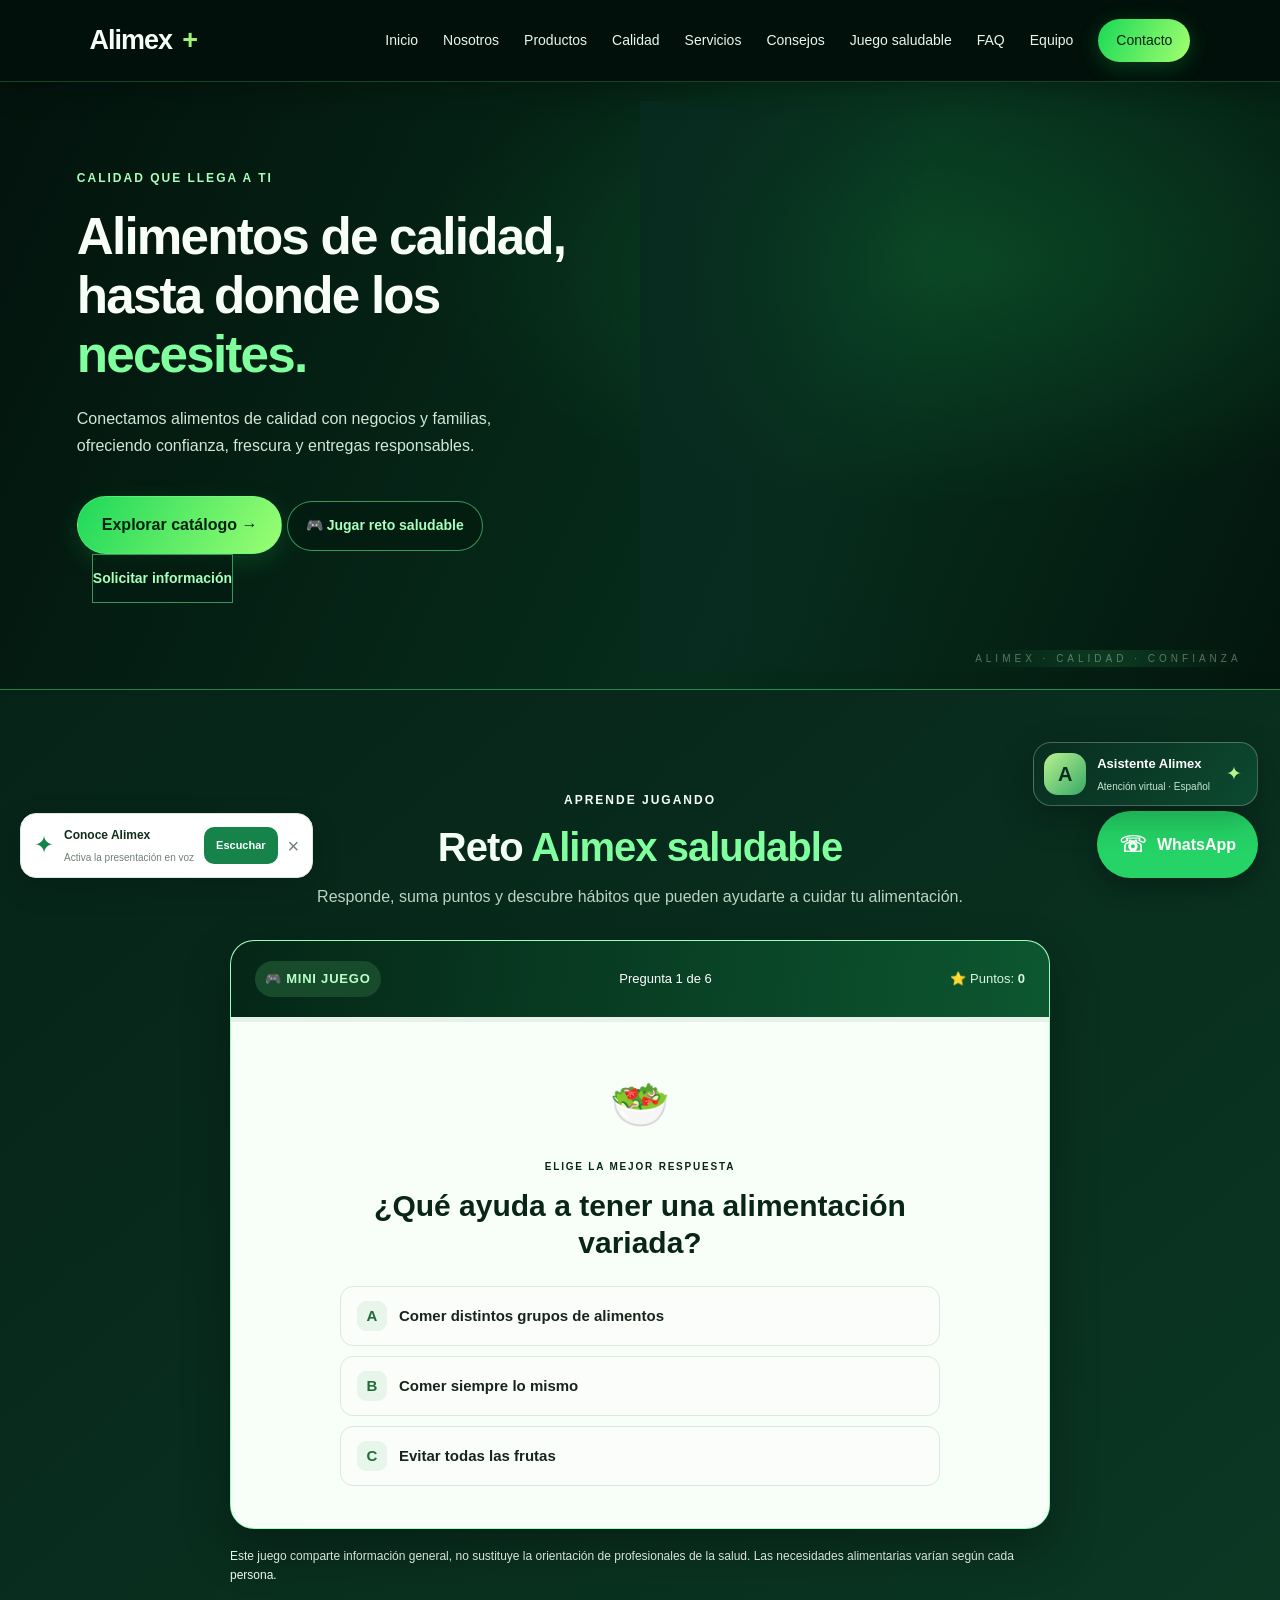
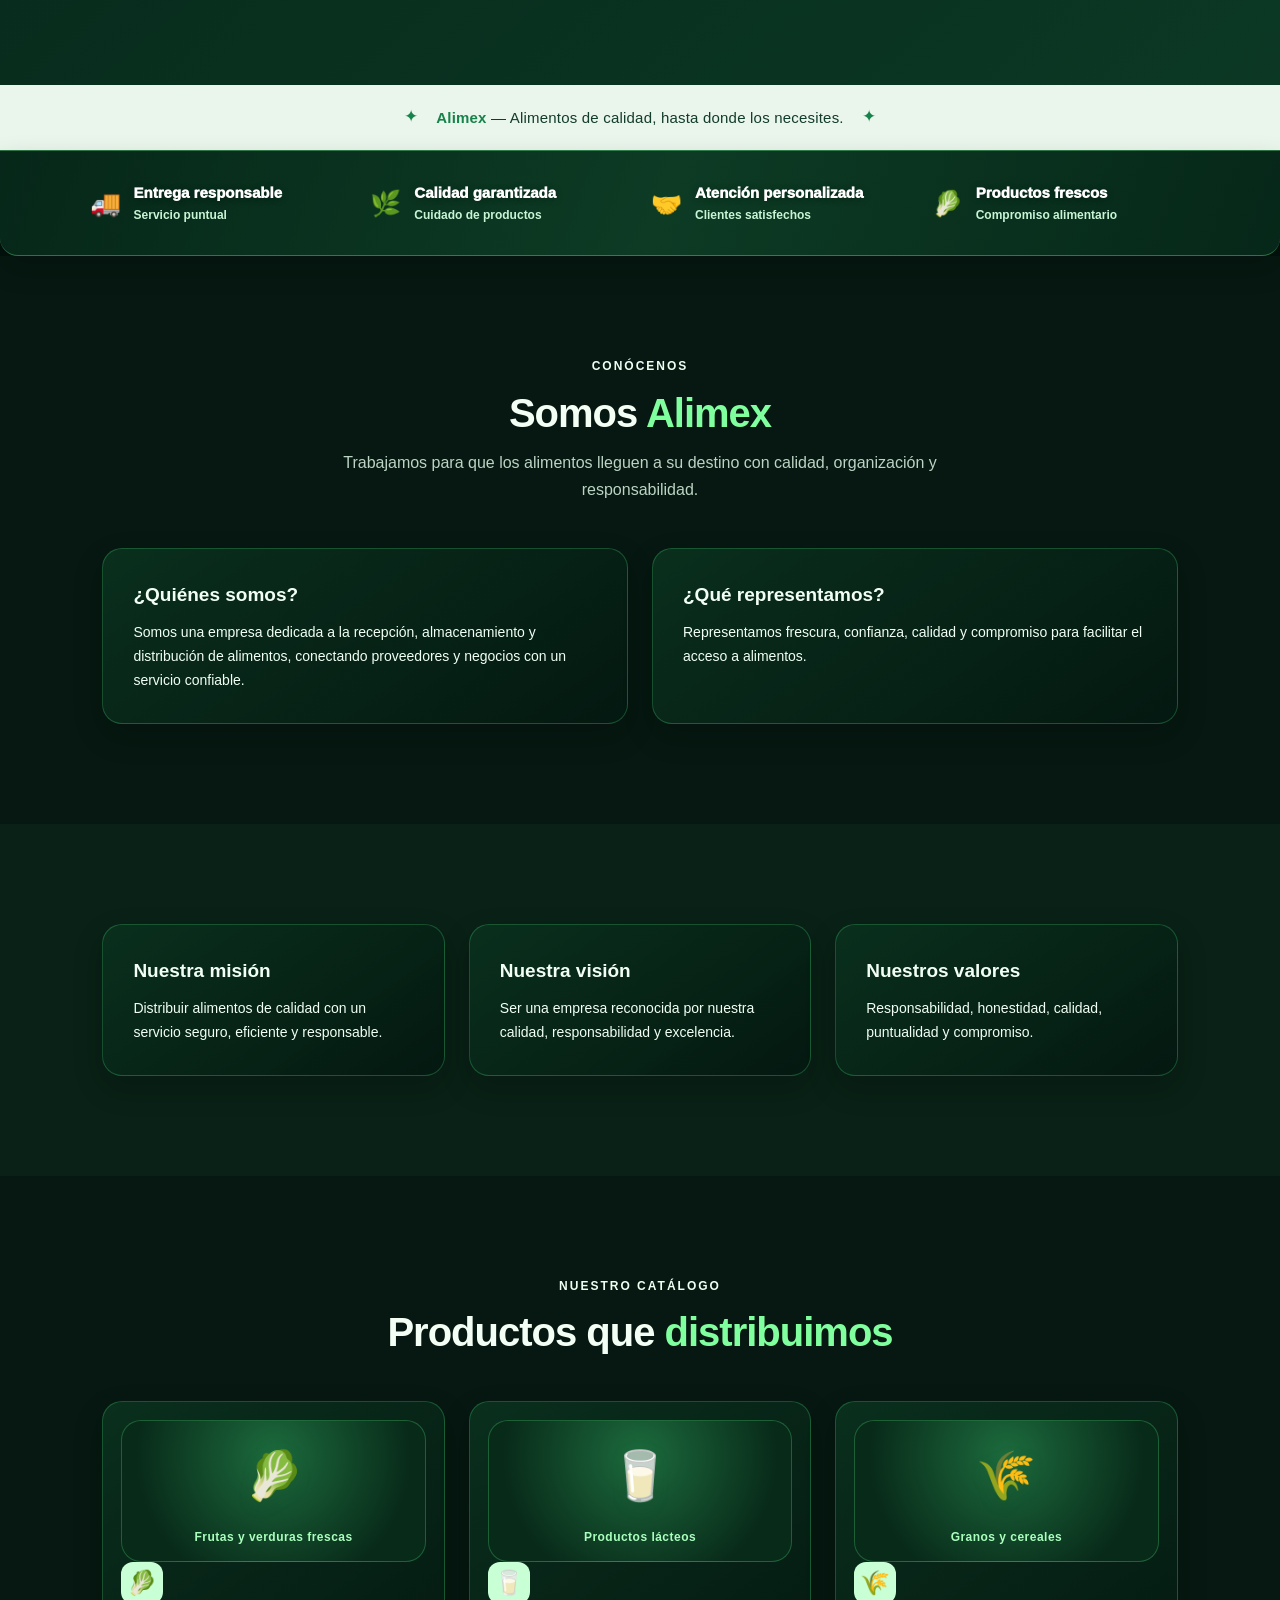
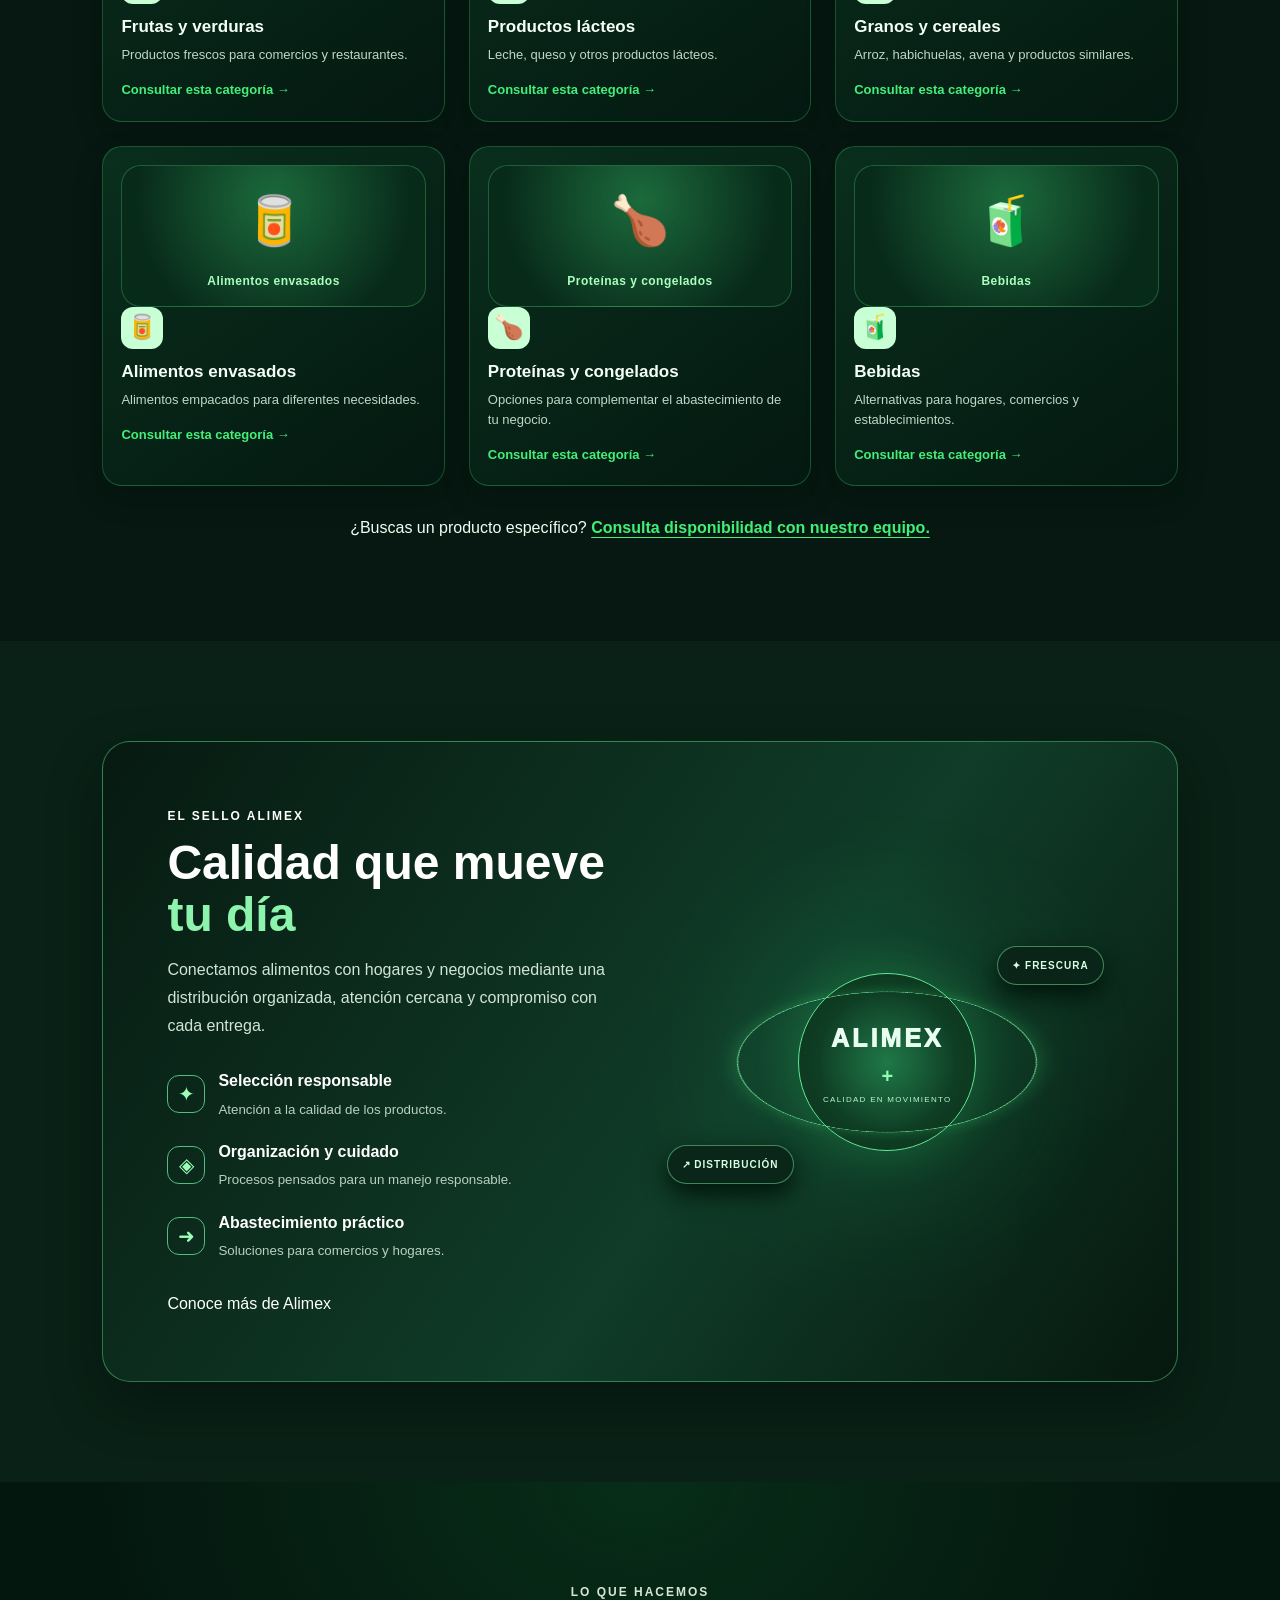
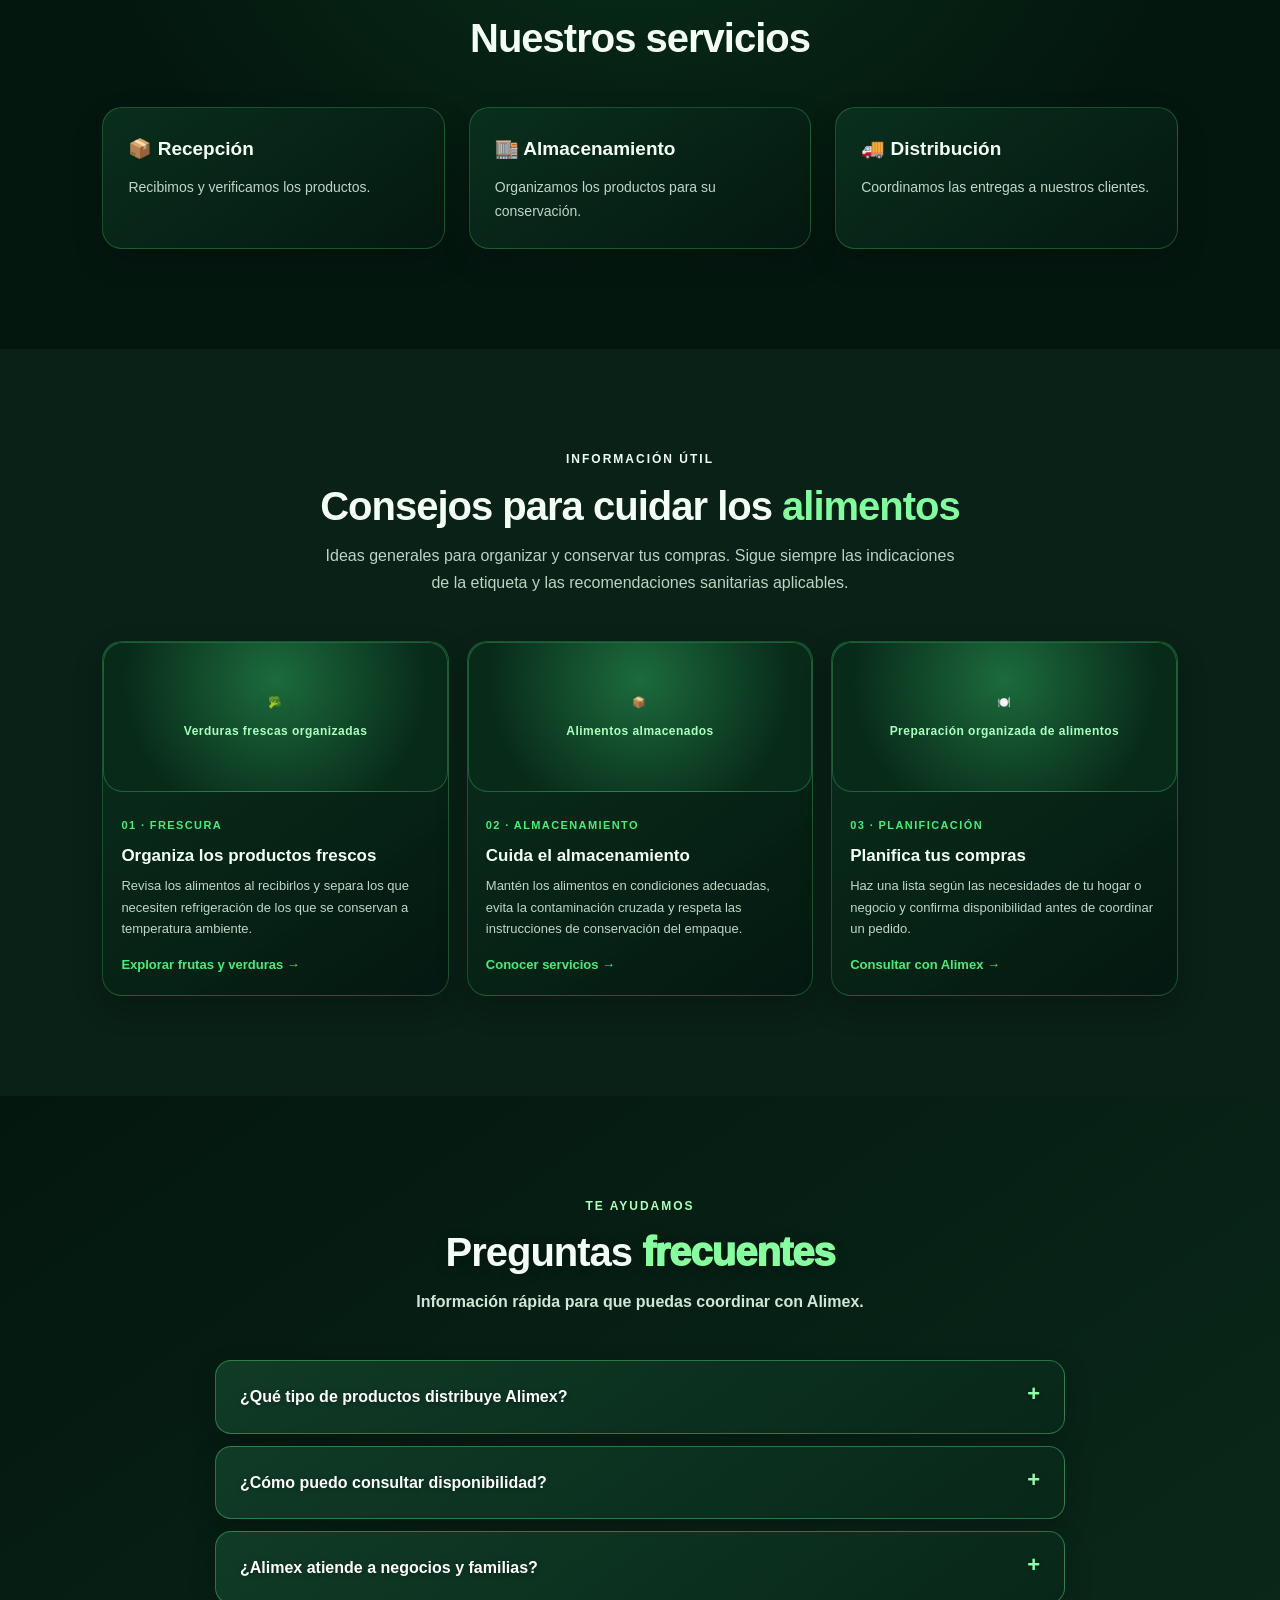
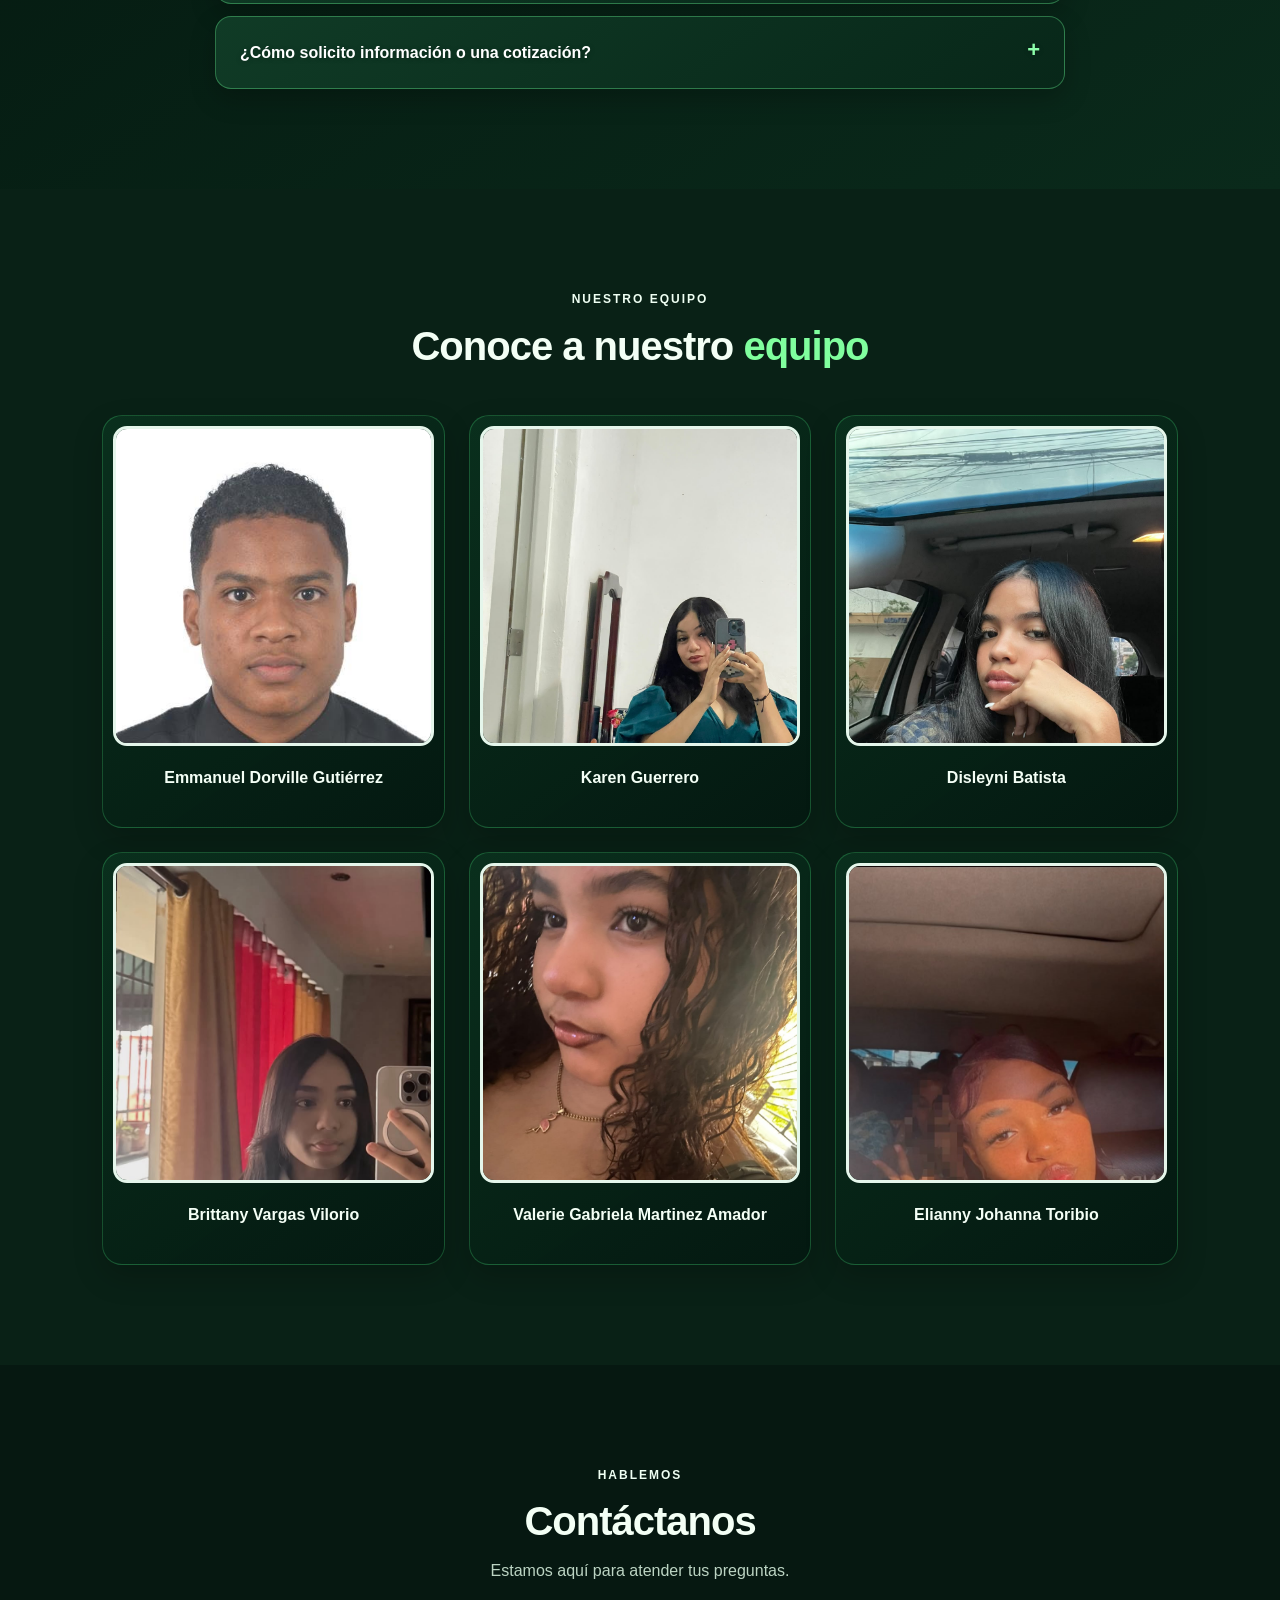
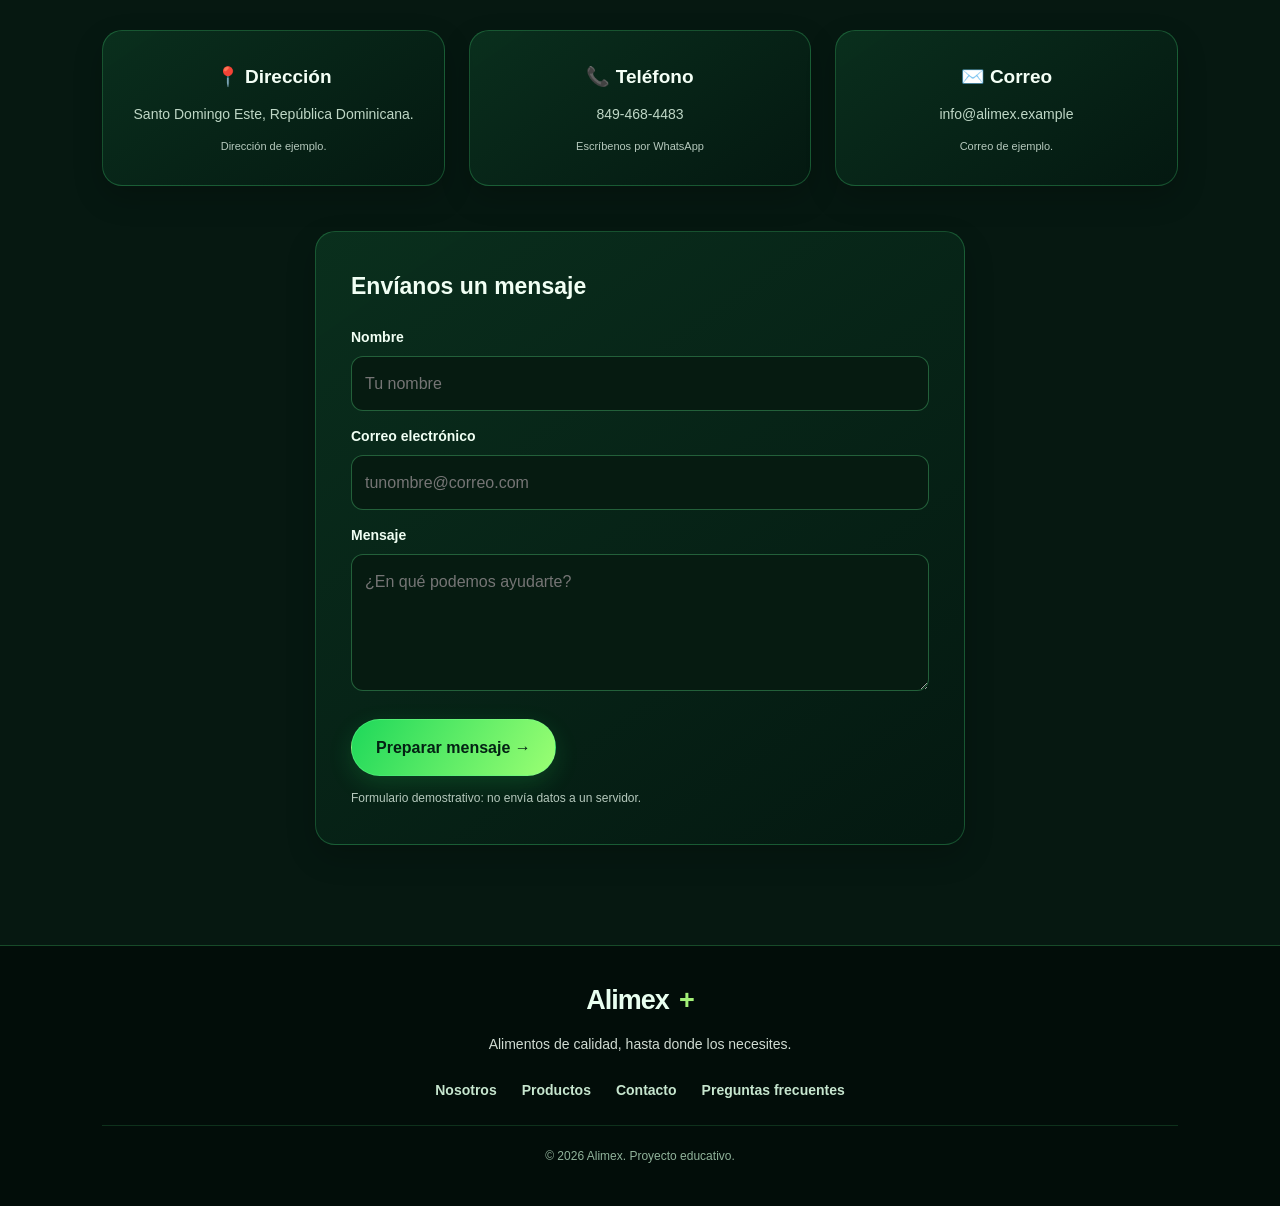
<file: index.html>
<!DOCTYPE html>
<html lang="es">
<head>
    <meta charset="UTF-8">
    <meta name="viewport" content="width=device-width, initial-scale=1.0">
    <meta name="description" content="Alimex: distribución responsable de alimentos, calidad y atención personalizada en República Dominicana.">
    <title>Alimex | Distribución de Alimentos</title>
    <link rel="stylesheet" href="styles.css?v=20261021fix5">
    <style>
        .team-grid { grid-template-columns: repeat(3, minmax(0, 1fr)) !important; }
        @media (max-width: 700px) { .team-grid { grid-template-columns: 1fr !important; } }
    </style>
    <script src="script.js?v=20261021fix5" defer></script>
</head>
<body>
    <div class="alimex-intro" id="alimex-intro" aria-label="Bienvenido a Alimex"><div class="intro-portal"><div class="intro-ring"></div><div class="intro-core">A<span>+</span></div></div><div class="intro-wordmark">ALIMEX</div><p>CALIDAD QUE LLEGA A TI</p></div>
<script>(function(){var el=document.getElementById("alimex-intro");if(!el)return;function go(){el.classList.add("intro-hidden");el.style.setProperty("display","none","important");}window.setTimeout(go,1000);el.addEventListener("click",go);})();</script>
<script>/* Cierre independiente para evitar que la bienvenida bloquee la página */(function(){var intro=document.querySelector(".alimex-intro");if(!intro)return;function dismiss(){intro.style.setProperty("display","none","important");intro.style.setProperty("visibility","hidden","important");intro.style.setProperty("pointer-events","none","important");}window.setTimeout(dismiss,2200);intro.addEventListener("click",dismiss);})();</script>
    <header class="header">
        <a href="#inicio" class="logo">Alimex<span>+</span></a>
        <button class="menu-toggle" id="menu-toggle">☰</button>
        <nav class="nav" id="nav">
            <a href="#inicio">Inicio</a>
            <a href="#nosotros">Nosotros</a>
            <a href="#productos">Productos</a>
            <a href="#calidad">Calidad</a>
            <a href="#servicios">Servicios</a>
            <a href="#consejos">Consejos</a>
            <a href="#juego-alimentos">Juego saludable</a>
            <a href="#preguntas">FAQ</a>
            <a href="#equipo">Equipo</a>
            <a href="#contacto">Contacto</a>
        </nav>
    </header>
    <main>
        <section class="hero" id="inicio">
            <div class="hero-content">
                <p class="eyebrow">CALIDAD QUE LLEGA A TI</p>
                <h1>Alimentos de calidad,<br>hasta donde los <span>necesites.</span></h1>
                <p>Conectamos alimentos de calidad con negocios y familias, ofreciendo confianza, frescura y entregas responsables.</p>
                <a href="#productos" class="button">Explorar catálogo →</a>
                <a href="#juego-alimentos" class="hero-secondary game-hero-link">🎮 Jugar reto saludable</a>
                <a href="#contacto" class="hero-secondary">Solicitar información</a>
            </div>
            <div class="hero-image" role="img" aria-label="Alimentos frescos"></div>
        </section>
<section class="section food-game-section" id="juego-alimentos">
  <div class="section-heading"><p class="eyebrow">APRENDE JUGANDO</p><h2>Reto <span>Alimex saludable</span></h2><p>Responde, suma puntos y descubre hábitos que pueden ayudarte a cuidar tu alimentación.</p></div>
  <div class="food-game">
    <div class="game-topline"><span class="game-chip">🎮 MINI JUEGO</span><span id="game-progress">Pregunta 1 de 6</span><span class="game-score">⭐ Puntos: <b id="game-score">0</b></span></div>
    <div class="game-progress-track"><div id="game-progress-bar"></div></div>
    <div class="game-question-area"><div class="game-emoji" id="game-emoji">🥗</div><p class="game-kicker" id="game-kicker">ELIGE LA MEJOR RESPUESTA</p><h3 id="game-question">¿Qué opción ayuda a tener una alimentación variada?</h3><div class="game-answers" id="game-answers">
      <button type="button" class="game-answer" data-answer="0">Comer distintos grupos de alimentos</button><button type="button" class="game-answer" data-answer="1">Comer solo un tipo de alimento</button><button type="button" class="game-answer" data-answer="2">Evitar todas las frutas</button>
    </div><div class="game-feedback" id="game-feedback" aria-live="polite"></div><button type="button" class="btn btn-primary game-next" id="game-next" hidden>Siguiente pregunta →</button></div>
    <div class="game-finish" id="game-finish" hidden><div class="finish-trophy">🏆</div><h3>¡Reto completado!</h3><p id="game-result"></p><button type="button" class="btn btn-primary" id="game-restart">Jugar otra vez ↻</button></div>
  </div><p class="game-note">Este juego comparte información general, no sustituye la orientación de profesionales de la salud. Las necesidades alimentarias varían según cada persona.</p>
</section>
        
        <section class="slogan-strip" aria-label="Eslogan de Alimex"><span class="slogan-mark">✦</span><p><strong>Alimex</strong> — Alimentos de calidad, hasta donde los necesites.</p><span class="slogan-mark">✦</span></section>
        <section class="benefits">
            <div>🚚 <span><strong>Entrega responsable</strong><small>Servicio puntual</small></span></div>
            <div>🌿 <span><strong>Calidad garantizada</strong><small>Cuidado de productos</small></span></div>
            <div>🤝 <span><strong>Atención personalizada</strong><small>Clientes satisfechos</small></span></div>
            <div>🥬 <span><strong>Productos frescos</strong><small>Compromiso alimentario</small></span></div>
        </section>
        <section class="section" id="nosotros">
            <div class="section-heading">
                <p class="eyebrow">CONÓCENOS</p>
                <h2>Somos <span>Alimex</span></h2>
                <p>Trabajamos para que los alimentos lleguen a su destino con calidad, organización y responsabilidad.</p>
            </div>
            <div class="about-grid">
                <article class="info-card"><h3>¿Quiénes somos?</h3><p>Somos una empresa dedicada a la recepción, almacenamiento y distribución de alimentos, conectando proveedores y negocios con un servicio confiable.</p></article>
                <article class="info-card"><h3>¿Qué representamos?</h3><p>Representamos frescura, confianza, calidad y compromiso para facilitar el acceso a alimentos.</p></article>
            </div>
        </section>
        <section class="section values-section">
            <div class="mission-grid">
                <article><h3>Nuestra misión</h3><p>Distribuir alimentos de calidad con un servicio seguro, eficiente y responsable.</p></article>
                <article><h3>Nuestra visión</h3><p>Ser una empresa reconocida por nuestra calidad, responsabilidad y excelencia.</p></article>
                <article><h3>Nuestros valores</h3><p>Responsabilidad, honestidad, calidad, puntualidad y compromiso.</p></article>
            </div>
        </section>
        <section class="section" id="productos">
            <div class="section-heading"><p class="eyebrow">NUESTRO CATÁLOGO</p><h2>Productos que <span>distribuimos</span></h2></div>
            <div class="products-grid">
                <article class="product-card" id="cat-frutas"><img class="product-photo" src="https://images.unsplash.com/photo-1542838132-92c53300491e?auto=format&fit=crop&w=600&q=80" alt="Frutas y verduras frescas" loading="lazy" onerror="if(!this.dataset.fallback){this.dataset.fallback='1';var p=document.createElement('div');p.className='image-fallback';p.setAttribute('role','img');p.setAttribute('aria-label','Frutas y verduras frescas');p.innerHTML='<span>🥬</span><small>Frutas y verduras frescas</small>';this.replaceWith(p)}"><div class="product-emoji">🥬</div><h3>Frutas y verduras</h3><p>Productos frescos para comercios y restaurantes.</p><a class="text-link" href="#contacto">Consultar esta categoría →</a></article>
                <article class="product-card" id="cat-lacteos"><img class="product-photo" src="https://images.unsplash.com/photo-1550583724-b2692b85b150?auto=format&fit=crop&w=600&q=80" alt="Productos lácteos" loading="lazy" onerror="if(!this.dataset.fallback){this.dataset.fallback='1';var p=document.createElement('div');p.className='image-fallback';p.setAttribute('role','img');p.setAttribute('aria-label','Productos lácteos');p.innerHTML='<span>🥛</span><small>Productos lácteos</small>';this.replaceWith(p)}"><div class="product-emoji">🥛</div><h3>Productos lácteos</h3><p>Leche, queso y otros productos lácteos.</p><a class="text-link" href="#contacto">Consultar esta categoría →</a></article>
                <article class="product-card" id="cat-granos"><img class="product-photo" src="https://images.unsplash.com/photo-1509440159596-0249088772ff?auto=format&fit=crop&w=600&q=80" alt="Granos y cereales" loading="lazy" onerror="if(!this.dataset.fallback){this.dataset.fallback='1';var p=document.createElement('div');p.className='image-fallback';p.setAttribute('role','img');p.setAttribute('aria-label','Granos y cereales');p.innerHTML='<span>🌾</span><small>Granos y cereales</small>';this.replaceWith(p)}"><div class="product-emoji">🌾</div><h3>Granos y cereales</h3><p>Arroz, habichuelas, avena y productos similares.</p><a class="text-link" href="#contacto">Consultar esta categoría →</a></article>
                <article class="product-card" id="cat-envasados"><img class="product-photo" src="https://images.unsplash.com/photo-1543168256-418811576931?auto=format&fit=crop&w=600&q=80" alt="Alimentos envasados" loading="lazy" onerror="if(!this.dataset.fallback){this.dataset.fallback='1';var p=document.createElement('div');p.className='image-fallback';p.setAttribute('role','img');p.setAttribute('aria-label','Alimentos envasados');p.innerHTML='<span>🥫</span><small>Alimentos envasados</small>';this.replaceWith(p)}"><div class="product-emoji">🥫</div><h3>Alimentos envasados</h3><p>Alimentos empacados para diferentes necesidades.</p><a class="text-link" href="#contacto">Consultar esta categoría →</a></article>
                <article class="product-card" id="cat-congelados"><img class="product-photo" src="https://images.unsplash.com/photo-1607623814075-e51df1bdc82f?auto=format&fit=crop&w=600&q=80" alt="Proteínas y congelados" loading="lazy" onerror="if(!this.dataset.fallback){this.dataset.fallback='1';var p=document.createElement('div');p.className='image-fallback';p.setAttribute('role','img');p.setAttribute('aria-label','Proteínas y congelados');p.innerHTML='<span>🍗</span><small>Proteínas y congelados</small>';this.replaceWith(p)}"><div class="product-emoji">🍗</div><h3>Proteínas y congelados</h3><p>Opciones para complementar el abastecimiento de tu negocio.</p><a class="text-link" href="#contacto">Consultar esta categoría →</a></article>
                <article class="product-card" id="cat-bebidas"><img class="product-photo" src="https://images.unsplash.com/photo-1534353473418-4cfa6c56fd38?auto=format&fit=crop&w=600&q=80" alt="Bebidas" loading="lazy" onerror="if(!this.dataset.fallback){this.dataset.fallback='1';var p=document.createElement('div');p.className='image-fallback';p.setAttribute('role','img');p.setAttribute('aria-label','Bebidas');p.innerHTML='<span>🧃</span><small>Bebidas</small>';this.replaceWith(p)}"><div class="product-emoji">🧃</div><h3>Bebidas</h3><p>Alternativas para hogares, comercios y establecimientos.</p><a class="text-link" href="#contacto">Consultar esta categoría →</a></article>
            </div>
            <p class="catalog-note">¿Buscas un producto específico? <a href="#contacto">Consulta disponibilidad con nuestro equipo.</a></p>
        </section>
        <section class="section category-showcase" id="calidad">
  <div class="quality-panel">
    <div class="quality-copy"><p class="eyebrow">EL SELLO ALIMEX</p><h2>Calidad que mueve <span>tu día</span></h2><p>Conectamos alimentos con hogares y negocios mediante una distribución organizada, atención cercana y compromiso con cada entrega.</p>
      <div class="quality-points"><div><span>✦</span><p><strong>Selección responsable</strong><small>Atención a la calidad de los productos.</small></p></div><div><span>◈</span><p><strong>Organización y cuidado</strong><small>Procesos pensados para un manejo responsable.</small></p></div><div><span>➜</span><p><strong>Abastecimiento práctico</strong><small>Soluciones para comercios y hogares.</small></p></div></div>
      <a class="btn btn-primary" href="#contacto">Conoce más de Alimex</a>
    </div>
    <div class="quality-visual" aria-label="Ilustración decorativa de distribución de alimentos"><div class="quality-orbit orbit-one"></div><div class="quality-orbit orbit-two"></div><div class="quality-core"><span>ALIMEX</span><b>+</b><small>CALIDAD EN MOVIMIENTO</small></div><div class="quality-float float-top">✦ FRESCURA</div><div class="quality-float float-bottom">↗ DISTRIBUCIÓN</div></div>
  </div>
</section>
        <section class="section services-section" id="servicios">
            <div class="section-heading"><p class="eyebrow">LO QUE HACEMOS</p><h2>Nuestros servicios</h2></div>
            <div class="services-grid">
                <article><h3>📦 Recepción</h3><p>Recibimos y verificamos los productos.</p></article>
                <article><h3>🏬 Almacenamiento</h3><p>Organizamos los productos para su conservación.</p></article>
                <article><h3>🚚 Distribución</h3><p>Coordinamos las entregas a nuestros clientes.</p></article>
            </div>
        </section>
        <section class="section tips-section" id="consejos">
            <div class="section-heading"><p class="eyebrow">INFORMACIÓN ÚTIL</p><h2>Consejos para cuidar los <span>alimentos</span></h2><p>Ideas generales para organizar y conservar tus compras. Sigue siempre las indicaciones de la etiqueta y las recomendaciones sanitarias aplicables.</p></div>
            <div class="tips-grid">
                <article class="tip-card"><img src="https://images.unsplash.com/photo-1584473457409-ae5c91d7a7b4?auto=format&fit=crop&w=900&q=85" alt="Verduras frescas organizadas" loading="lazy" onerror="if(!this.dataset.fallback){this.dataset.fallback='1';var p=document.createElement('div');p.className='image-fallback';p.setAttribute('role','img');p.setAttribute('aria-label','Verduras frescas organizadas');p.innerHTML='<span>🥦</span><small>Verduras frescas organizadas</small>';this.replaceWith(p)}"><div><span>01 · FRESCURA</span><h3>Organiza los productos frescos</h3><p>Revisa los alimentos al recibirlos y separa los que necesiten refrigeración de los que se conservan a temperatura ambiente.</p><a href="#cat-frutas">Explorar frutas y verduras →</a></div></article>
                <article class="tip-card"><img src="https://images.unsplash.com/photo-1606787366850-de6330128bfc?auto=format&fit=crop&w=900&q=85" alt="Alimentos almacenados" loading="lazy" onerror="if(!this.dataset.fallback){this.dataset.fallback='1';var p=document.createElement('div');p.className='image-fallback';p.setAttribute('role','img');p.setAttribute('aria-label','Alimentos almacenados');p.innerHTML='<span>📦</span><small>Alimentos almacenados</small>';this.replaceWith(p)}"><div><span>02 · ALMACENAMIENTO</span><h3>Cuida el almacenamiento</h3><p>Mantén los alimentos en condiciones adecuadas, evita la contaminación cruzada y respeta las instrucciones de conservación del empaque.</p><a href="#servicios">Conocer servicios →</a></div></article>
                <article class="tip-card"><img src="https://images.unsplash.com/photo-1556909114-f6e7ad7d3136?auto=format&fit=crop&w=900&q=85" alt="Preparación organizada de alimentos" loading="lazy" onerror="if(!this.dataset.fallback){this.dataset.fallback='1';var p=document.createElement('div');p.className='image-fallback';p.setAttribute('role','img');p.setAttribute('aria-label','Preparación organizada de alimentos');p.innerHTML='<span>🍽️</span><small>Preparación organizada de alimentos</small>';this.replaceWith(p)}"><div><span>03 · PLANIFICACIÓN</span><h3>Planifica tus compras</h3><p>Haz una lista según las necesidades de tu hogar o negocio y confirma disponibilidad antes de coordinar un pedido.</p><a href="#contacto">Consultar con Alimex →</a></div></article>
            </div>
        </section>
        <section class="section faq-section" id="preguntas">
            <div class="section-heading"><p class="eyebrow">TE AYUDAMOS</p><h2>Preguntas <span>frecuentes</span></h2><p>Información rápida para que puedas coordinar con Alimex.</p></div>
            <div class="faq-list">
                <details><summary>¿Qué tipo de productos distribuye Alimex?</summary><p>Trabajamos con categorías como frutas y verduras, lácteos, granos, alimentos envasados y otras opciones. Consulta disponibilidad para tu pedido.</p></details>
                <details><summary>¿Cómo puedo consultar disponibilidad?</summary><p>Escríbenos por WhatsApp y cuéntanos qué productos necesitas y para qué tipo de negocio.</p></details>
                <details><summary>¿Alimex atiende a negocios y familias?</summary><p>Podemos orientarte según tus necesidades. Contacta al equipo para confirmar condiciones y cobertura.</p></details>
                <details><summary>¿Cómo solicito información o una cotización?</summary><p>Usa el botón de WhatsApp o los datos de contacto de esta página. Nuestro equipo podrá ayudarte con los siguientes pasos.</p></details>
            </div>
        </section>
        <section class="section team-section" id="equipo">
            <div class="section-heading">
                <p class="eyebrow">NUESTRO EQUIPO</p>
                <h2>Conoce a nuestro <span>equipo</span></h2>
            </div>
            <div class="team-grid">
                <article class="team-card">
                    <img class="team-photo" src="845457746_1101589266060737_3366460002558829633_n.jpg" alt="Emmanuel Dorville Gutiérrez" loading="lazy" onerror="if(!this.dataset.fallback){this.dataset.fallback='1';var p=document.createElement('div');p.className='image-fallback';p.setAttribute('role','img');p.setAttribute('aria-label','Emmanuel Dorville Gutiérrez');p.innerHTML='<span>🌿</span><small>Emmanuel Dorville Gutiérrez</small>';this.replaceWith(p)}">
                    <h3>Emmanuel Dorville Gutiérrez</h3>
                </article>
                <article class="team-card">
                    <img class="team-photo" src="WhatsApp%20Image%202026-10-20%20at%202.13.17%20PM.jpeg" alt="Karen Guerrero" loading="lazy" onerror="if(!this.dataset.fallback){this.dataset.fallback='1';var p=document.createElement('div');p.className='image-fallback';p.setAttribute('role','img');p.setAttribute('aria-label','Karen Guerrero');p.innerHTML='<span>🌿</span><small>Karen Guerrero</small>';this.replaceWith(p)}">
                    <h3>Karen Guerrero</h3>
                </article>
                <article class="team-card">
                    <img class="team-photo" src="WhatsApp%20Image%202026-10-20%20at%202.13.17%20PM%20(1).jpeg" alt="Disleyni Batista" loading="lazy" onerror="if(!this.dataset.fallback){this.dataset.fallback='1';var p=document.createElement('div');p.className='image-fallback';p.setAttribute('role','img');p.setAttribute('aria-label','Disleyni Batista');p.innerHTML='<span>🌿</span><small>Disleyni Batista</small>';this.replaceWith(p)}">
                    <h3>Disleyni Batista</h3>
                </article>
                <article class="team-card">
                    <img class="team-photo" src="WhatsApp%20Image%202026-10-20%20at%2011.03.15%20PM%20(1).jpeg" alt="Brittany Vargas Vilorio" loading="lazy" onerror="if(!this.dataset.fallback){this.dataset.fallback='1';var p=document.createElement('div');p.className='image-fallback';p.setAttribute('role','img');p.setAttribute('aria-label','Brittany Vargas Vilorio');p.innerHTML='<span>🌿</span><small>Brittany Vargas Vilorio</small>';this.replaceWith(p)}">
                    <h3>Brittany Vargas Vilorio</h3>
                </article>
                <article class="team-card">
                    <img class="team-photo" src="WhatsApp%20Image%202026-10-20%20at%2011.11.09%20PM.jpeg" alt="Valerie Gabriela Martinez Amador" loading="lazy" onerror="if(!this.dataset.fallback){this.dataset.fallback='1';var p=document.createElement('div');p.className='image-fallback';p.setAttribute('role','img');p.setAttribute('aria-label','Valerie Gabriela Martinez Amador');p.innerHTML='<span>🌿</span><small>Valerie Gabriela Martinez Amador</small>';this.replaceWith(p)}">
                    <h3>Valerie Gabriela Martinez Amador</h3>
                </article>
                <article class="team-card">
                    <img class="team-photo" src="WhatsApp%20Image%202026-10-20%20at%2011.54.37%20PM.jpeg" alt="Elianny Johanna Toribio" loading="lazy" onerror="if(!this.dataset.fallback){this.dataset.fallback='1';var p=document.createElement('div');p.className='image-fallback';p.setAttribute('role','img');p.setAttribute('aria-label','Elianny Johanna Toribio');p.innerHTML='<span>🌿</span><small>Elianny Johanna Toribio</small>';this.replaceWith(p)}">
                    <h3>Elianny Johanna Toribio</h3>
                </article>
            </div>
        </section>
        <section class="section" id="contacto">
            <div class="section-heading"><p class="eyebrow">HABLEMOS</p><h2>Contáctanos</h2><p>Estamos aquí para atender tus preguntas.</p></div>
            <div class="contact-grid">
                <article class="contact-card"><h3>📍 Dirección</h3><p>Santo Domingo Este, República Dominicana.</p><small>Dirección de ejemplo.</small></article>
                <article class="contact-card"><h3>📞 Teléfono</h3><p><a href="tel:+18494684483">849-468-4483</a></p><small><a href="https://wa.me/18494684483" target="_blank" rel="noopener noreferrer">Escríbenos por WhatsApp</a></small></article>
                <article class="contact-card"><h3>✉️ Correo</h3><p>info@alimex.example</p><small>Correo de ejemplo.</small></article>
            </div>
            <form class="contact-form" id="contact-form">
                <h3>Envíanos un mensaje</h3>
                <label for="name">Nombre</label><input type="text" id="name" required placeholder="Tu nombre">
                <label for="email">Correo electrónico</label><input type="email" id="email" required placeholder="tunombre@correo.com">
                <label for="message">Mensaje</label><textarea id="message" rows="4" required placeholder="¿En qué podemos ayudarte?"></textarea>
                <button type="submit" class="button">Preparar mensaje →</button>
                <p id="form-status" class="form-status"></p>
                <small>Formulario demostrativo: no envía datos a un servidor.</small>
            </form>
        </section>
    </main>
    <footer class="footer">
        <a href="#inicio" class="logo">Alimex<span>+</span></a>
        <p>Alimentos de calidad, hasta donde los necesites.</p>
        <div class="footer-links"><a href="#nosotros">Nosotros</a><a href="#productos">Productos</a><a href="#contacto">Contacto</a><a href="#preguntas">Preguntas frecuentes</a></div>
        <p class="copyright">© <span id="year"></span> Alimex. Proyecto educativo.</p>
    </footer>

    <aside class="alimex-assistant" id="alimex-assistant" aria-label="Asistente virtual de Alimex">
      <button class="assistant-launcher" id="assistant-launcher" aria-expanded="false" aria-controls="assistant-panel"><span class="assistant-orb" aria-hidden="true">A</span><span><strong>Asistente Alimex</strong><small>Atención virtual · Español</small></span><span class="assistant-launcher-icon" aria-hidden="true">✦</span></button>
      <section class="assistant-panel" id="assistant-panel" hidden>
        <header class="assistant-head"><div class="assistant-avatar">A<span></span></div><div><strong>Asistente Alimex</strong><small>Tu guía de productos y servicios</small></div><button id="assistant-close" class="assistant-close" aria-label="Cerrar asistente">×</button></header>
        <div class="assistant-welcome"><span class="assistant-label">BIENVENIDO A ALIMEX</span><p id="assistant-message" aria-live="polite">¡Hola! Te doy la bienvenida a Alimex. Puedo orientarte sobre nuestros productos, servicios y formas de contacto.</p></div>
        <div class="assistant-quick-actions"><button data-question="productos">Ver productos</button><button data-question="servicios">Nuestros servicios</button><button data-question="contacto">Cómo contactar</button><button data-question="horario">Información general</button></div>
        <form id="assistant-form" class="assistant-form"><label class="sr-only" for="assistant-input">Escribe tu pregunta</label><input id="assistant-input" type="text" placeholder="Escribe tu pregunta…" autocomplete="off"><button type="submit" aria-label="Enviar pregunta">➤</button></form>
        <div class="assistant-controls"><button id="assistant-speak" type="button">▶ Escuchar presentación</button><button id="assistant-stop" type="button">Ⅱ Silenciar</button></div>
        <p class="assistant-disclaimer">Asistente informativa. Para confirmar precios, inventario, cobertura y pedidos, contacta directamente a Alimex.</p>
      </section>
    </aside>
    <div class="presentation-nudge" id="presentation-nudge"><span>✦</span><p><strong>Conoce Alimex</strong><small>Activa la presentación en voz</small></p><button id="presentation-start">Escuchar</button><button id="presentation-dismiss" aria-label="Cerrar aviso">×</button></div>
    <a class="whatsapp-float" href="https://wa.me/18494684483" target="_blank" rel="noopener noreferrer" aria-label="Contactar a Alimex por WhatsApp" style="position:fixed!important;right:22px!important;bottom:22px!important;z-index:99999!important;display:flex!important;align-items:center!important;gap:10px!important;padding:15px 22px!important;border-radius:999px!important;background:#25D366!important;color:#fff!important;font-weight:800!important;font-size:16px!important;text-decoration:none!important;box-shadow:0 8px 24px rgba(0,0,0,.3)!important;visibility:visible!important;opacity:1!important;"><span aria-hidden="true" style="font-size:22px">☏</span><span>WhatsApp</span></a>
</body>
</html>
</file>
<file: styles.css>
:root {
    --green: #278641;
    --green-dark: #123c2b;
    --green-light: #eaf5ec;
    --black: #101914;
    --white: #ffffff;
    --gray: #647168;
    --background: #f7f9f7;
    --border: #e2e9e3;
    --shadow: 0 12px 35px rgba(18, 60, 43, 0.08);
}

* {
    margin: 0;
    padding: 0;
    box-sizing: border-box;
}

html {
    scroll-behavior: smooth;
    scroll-padding-top: 90px;
}

body {
    font-family: Arial, Helvetica, sans-serif;
    color: var(--black);
    background: var(--white);
    line-height: 1.7;
}

a {
    text-decoration: none;
    color: inherit;
}

button, input, textarea {
    font: inherit;
}

.header {
    min-height: 82px;
    padding: 15px 7%;
    display: flex;
    align-items: center;
    justify-content: space-between;
    gap: 25px;
    background: var(--black);
    color: var(--white);
    position: sticky;
    top: 0;
    z-index: 100;
}

.logo {
    display: flex;
    align-items: center;
    gap: 10px;
    font-size: 27px;
    font-weight: 800;
    line-height: 1.1;
}

.logo span {
    color: #79d65c;
}

.nav {
    display: flex;
    align-items: center;
    gap: 25px;
}

.nav a {
    font-size: 14px;
    transition: color 0.2s;
}

.nav a:hover {
    color: #79d65c;
}

.nav a:last-child {
    background: var(--green);
    color: white;
    padding: 10px 18px;
    border-radius: 30px;
}

.menu-toggle {
    display: none;
    color: white;
    background: transparent;
    border: 0;
    font-size: 26px;
    cursor: pointer;
}

.hero {
    min-height: 520px;
    display: grid;
    grid-template-columns: 1fr 1fr;
    align-items: center;
    background: var(--green-dark);
    color: white;
    overflow: hidden;
}

.hero-content {
    padding: 70px 0 70px 12%;
    position: relative;
    z-index: 1;
}

.eyebrow {
    color: var(--green);
    font-size: 12px;
    font-weight: 800;
    letter-spacing: 2px;
}

.hero .eyebrow {
    color: #a4e58e;
}

.hero h1 {
    font-size: clamp(34px, 4vw, 55px);
    line-height: 1.15;
    margin: 20px 0;
}

.hero h1 span {
    color: #83dc61;
}

.hero-content > p:not(.eyebrow) {
    color: #e0e9e2;
    max-width: 480px;
    margin-bottom: 30px;
}

.button {
    display: inline-block;
    border: 0;
    background: var(--green);
    color: white;
    padding: 14px 24px;
    border-radius: 30px;
    font-weight: bold;
    cursor: pointer;
    transition: background 0.2s, transform 0.2s;
}

.button:hover {
    background: #1d6b32;
    transform: translateY(-2px);
}

.hero-image {
    min-height: 520px;
    background:
        linear-gradient(90deg, var(--green-dark), transparent 35%),
        url("https://images.unsplash.com/photo-1542838132-92c53300491e?auto=format&fit=crop&w=1200&q=85")
        center / cover no-repeat;
}

.benefits {
    display: grid;
    grid-template-columns: repeat(4, 1fr);
    padding: 26px 7%;
    gap: 22px;
    background: white;
    box-shadow: var(--shadow);
}

.benefits > div {
    display: flex;
    align-items: center;
    gap: 13px;
    font-size: 25px;
}

.benefits strong,
.benefits small {
    display: block;
}

.benefits strong {
    font-size: 13px;
    color: var(--black);
}

.benefits small {
    font-size: 12px;
    color: var(--gray);
}

.section {
    padding: 85px 8%;
}

.section-heading {
    max-width: 650px;
    margin: 0 auto 45px;
    text-align: center;
}

.section-heading h2 {
    font-size: clamp(28px, 4vw, 40px);
    line-height: 1.2;
    margin: 12px 0;
}

.section-heading h2 span {
    color: var(--green);
}

.section-heading > p:last-child {
    color: var(--gray);
}

.about-grid,
.mission-grid,
.products-grid,
.services-grid,
.team-grid,
.contact-grid {
    display: grid;
    gap: 24px;
}

.about-grid {
    grid-template-columns: repeat(2, 1fr);
}

.info-card,
.mission-grid article,
.product-card,
.services-grid article,
.team-card,
.contact-card {
    padding: 30px;
    background: white;
    border: 1px solid var(--border);
    border-radius: 18px;
    box-shadow: var(--shadow);
}

.info-card h3,
.mission-grid h3,
.product-card h3,
.services-grid h3,
.team-card h3,
.contact-card h3 {
    margin-bottom: 10px;
    font-size: 19px;
}

.info-card p,
.mission-grid p,
.product-card p,
.services-grid p,
.contact-card p,
.team-card p {
    color: var(--gray);
    font-size: 14px;
}

.values-section {
    background: var(--background);
}

.mission-grid {
    grid-template-columns: repeat(3, 1fr);
}

.products-grid {
    grid-template-columns: repeat(4, 1fr);
}

.product-card {
    padding: 25px;
    transition: transform 0.2s;
}

.product-card:hover,
.team-card:hover {
    transform: translateY(-5px);
}

.product-emoji {
    font-size: 48px;
    margin-bottom: 16px;
}

.services-section {
    background: var(--green-dark);
    color: white;
}

.services-section .section-heading h2 {
    color: white;
}

.services-section .section-heading p {
    color: #d4e5d7;
}

.services-grid {
    grid-template-columns: repeat(3, 1fr);
}

.services-grid article {
    color: var(--black);
}

.team-section {
    background: var(--background);
}

.team-grid {
    grid-template-columns: repeat(4, 1fr);
}

.team-card {
    text-align: center;
    transition: transform 0.2s;
}

.team-avatar {
    width: 95px;
    height: 95px;
    border-radius: 50%;
    margin: 0 auto 18px;
    display: grid;
    place-items: center;
    background: var(--green-dark);
    color: white;
    font-size: 29px;
    font-weight: bold;
    border: 5px solid var(--green-light);
}

.team-card h3 {
    font-size: 16px;
}

.team-card p {
    font-size: 13px;
}

.contact-grid {
    grid-template-columns: repeat(3, 1fr);
}

.contact-card {
    text-align: center;
    overflow-wrap: anywhere;
}

.contact-card small {
    display: block;
    margin-top: 10px;
    color: var(--gray);
    font-size: 11px;
}

.contact-form {
    max-width: 650px;
    margin: 45px auto 0;
    padding: 35px;
    border: 1px solid var(--border);
    border-radius: 18px;
    box-shadow: var(--shadow);
}

.contact-form h3 {
    font-size: 23px;
    margin-bottom: 20px;
}

.contact-form label {
    display: block;
    margin: 14px 0 6px;
    font-weight: bold;
    font-size: 14px;
}

.contact-form input,
.contact-form textarea {
    width: 100%;
    padding: 13px;
    border: 1px solid #d6dfd8;
    border-radius: 9px;
    background: #fcfdfc;
    outline: none;
}

.contact-form input:focus,
.contact-form textarea:focus {
    border-color: var(--green);
}

.contact-form textarea {
    resize: vertical;
}

.contact-form button {
    margin-top: 20px;
}

.contact-form > small {
    display: block;
    margin-top: 12px;
    color: var(--gray);
    font-size: 12px;
}

.form-status {
    margin-top: 12px;
    color: var(--green);
    overflow-wrap: anywhere;
}

.footer {
    padding: 40px 8%;
    background: var(--black);
    color: white;
    text-align: center;
}

.footer .logo {
    justify-content: center;
    margin-bottom: 18px;
}

.footer > p {
    color: #d0dbd2;
    font-size: 14px;
}

.footer-links {
    display: flex;
    justify-content: center;
    flex-wrap: wrap;
    gap: 25px;
    margin: 22px 0;
    font-size: 14px;
}

.footer-links a:hover {
    color: #83dc61;
}

.footer .copyright {
    border-top: 1px solid #334138;
    padding-top: 20px;
    font-size: 12px;
}

@media (max-width: 1000px) {
    .benefits {
        grid-template-columns: repeat(2, 1fr);
    }

    .products-grid,
    .team-grid {
        grid-template-columns: repeat(2, 1fr);
    }
}

@media (max-width: 700px) {
    .header {
        min-height: 70px;
    }

    .menu-toggle {
        display: block;
    }

    .nav {
        display: none;
        position: absolute;
        top: 100%;
        left: 0;
        right: 0;
        padding: 22px 7%;
        background: var(--black);
        flex-direction: column;
        align-items: stretch;
    }

    .nav.open {
        display: flex;
    }

    .nav a {
        padding: 8px 0;
    }

    .nav a:last-child {
        text-align: center;
    }

    .hero {
        grid-template-columns: 1fr;
    }

    .hero-content {
        padding: 60px 8%;
    }

    .hero-image {
        min-height: 280px;
    }

    .benefits,
    .about-grid,
    .mission-grid,
    .products-grid,
    .services-grid,
    .team-grid,
    .contact-grid {
        grid-template-columns: 1fr;
    }

    .section {
        padding: 60px 7%;
    }

    .contact-form {
        padding: 24px;
    }
}


/* Foto del único integrante mostrado en la sección del equipo */
.team-grid {
    grid-template-columns: minmax(240px, 360px);
    justify-content: center;
}

.team-photo {
    display: block;
    width: 100%;
    max-width: 260px;
    height: 300px;
    object-fit: cover;
    object-position: center top;
    border-radius: 14px;
    margin: 0 auto 18px;
    border: 4px solid var(--green-light);
}

.team-card h3 {
    overflow-wrap: anywhere;
}


/* Botón flotante de WhatsApp */
.whatsapp-float {
    position: fixed;
    right: 22px;
    bottom: 22px;
    z-index: 999;
    display: inline-flex;
    align-items: center;
    justify-content: center;
    gap: 10px;
    padding: 14px 20px;
    border-radius: 999px;
    background: #25D366;
    color: #ffffff;
    font-weight: 800;
    font-size: 15px;
    box-shadow: 0 8px 24px rgba(0, 0, 0, 0.22);
    transition: transform 0.2s, background 0.2s;
}
.whatsapp-float:hover {
    background: #1ebe5d;
    color: #ffffff;
    transform: translateY(-3px);
}
.whatsapp-icon {
    display: inline-grid;
    place-items: center;
    width: 25px;
    height: 25px;
    border: 2px solid #ffffff;
    border-radius: 50%;
    font-size: 16px;
    line-height: 1;
}
@media (max-width: 480px) {
    .whatsapp-float {
        right: 14px;
        bottom: 14px;
        padding: 12px 16px;
    }
}


/* Renovación visual Alimex: acabados premium, contenido ampliado y asistente */
:root{--green:#16834a;--green-dark:#082b20;--green-light:#e5f6eb;--black:#07130e;--background:#f4f8f5;--border:#dce8df;--shadow:0 18px 50px rgba(8,43,32,.09)}
body{background:#fff;color:#101c15}
.header{backdrop-filter:blur(16px);background:rgba(5,20,14,.96);box-shadow:0 8px 28px rgba(0,0,0,.12)}
.logo{letter-spacing:-1px}.logo span{color:#a3f078}
.nav a{transition:color .2s,transform .2s}.nav a:hover{transform:translateY(-2px)}
.hero{background:radial-gradient(circle at 18% 20%,#1a6141 0,transparent 36%),linear-gradient(120deg,#061b13,#0b3827 60%,#102a1f);position:relative}
.hero:after{content:"ALIMEX · CALIDAD · CONFIANZA";position:absolute;right:3%;bottom:22px;color:rgba(255,255,255,.35);font-size:10px;letter-spacing:4px}
.hero-content{padding-top:86px;padding-bottom:86px}.hero h1{letter-spacing:-1.8px}.hero-image{background:linear-gradient(90deg,#082b20 0%,rgba(8,43,32,.1) 45%,rgba(8,43,32,.04)),url("https://images.unsplash.com/photo-1542838132-92c53300491e?auto=format&fit=crop&w=1400&q=90") center/cover no-repeat;min-height:570px}
.hero-secondary{display:inline-block;margin-left:15px;padding:12px 0;color:#d9f5df;font-size:14px;font-weight:700}.hero-secondary:hover{color:#a3f078}
.benefits{position:relative;z-index:2;margin:-1px auto 0;border-bottom:1px solid var(--border)}.benefits>div{padding:5px 0}
.section{padding-top:100px;padding-bottom:100px}.section-heading h2{letter-spacing:-1px}.info-card,.mission-grid article,.product-card,.services-grid article,.team-card,.contact-card{border-radius:22px;transition:transform .25s,border-color .25s,box-shadow .25s}.info-card:hover,.mission-grid article:hover,.product-card:hover,.services-grid article:hover,.contact-card:hover{transform:translateY(-5px);border-color:#a8d9b8;box-shadow:0 22px 48px rgba(8,43,32,.12)}
.product-card{position:relative;overflow:hidden;background:linear-gradient(150deg,#fff,#f7fbf8)}.product-emoji{display:grid;place-items:center;width:76px;height:76px;border-radius:22px;background:var(--green-light);font-size:38px}.catalog-note{text-align:center;margin-top:28px;color:var(--gray)}.catalog-note a{color:var(--green);font-weight:800;text-decoration:underline;text-underline-offset:4px}
.services-section{background:radial-gradient(circle at 90% 10%,#174d35,transparent 35%),#071d14}.services-grid article{border:1px solid rgba(255,255,255,.12);box-shadow:none}.team-grid{grid-template-columns:repeat(3,minmax(0,1fr))!important;justify-content:stretch;align-items:stretch}.team-card{padding:24px;background:#fff}.team-photo{height:320px;max-width:100%;border:3px solid #e5f6eb;border-radius:16px}.team-card h3{min-height:2.7em}.faq-section{background:#f4f8f5}.faq-list{max-width:850px;margin:0 auto;display:grid;gap:12px}.faq-list details{padding:22px 24px;background:#fff;border:1px solid var(--border);border-radius:16px;box-shadow:0 8px 24px rgba(8,43,32,.04)}.faq-list summary{cursor:pointer;font-weight:800;list-style:none;display:flex;justify-content:space-between;gap:16px}.faq-list summary:after{content:"+";color:var(--green);font-size:22px;line-height:1}.faq-list details[open] summary:after{content:"−"}.faq-list details p{padding-top:14px;color:var(--gray);font-size:14px}
.contact-form{border-radius:24px;background:linear-gradient(160deg,#fff,#f7fbf8)}.contact-form input:focus,.contact-form textarea:focus{box-shadow:0 0 0 4px rgba(22,131,74,.1)}
.whatsapp-float{bottom:22px!important;right:22px!important}
.alimex-assistant{position:fixed;right:22px;bottom:94px;z-index:100001;font-family:Arial,Helvetica,sans-serif;color:#12251a}
.assistant-launcher{display:flex;align-items:center;gap:11px;padding:10px 15px 10px 10px;border:1px solid rgba(255,255,255,.25);border-radius:18px;background:linear-gradient(135deg,#092d20,#0c4a30);color:white;box-shadow:0 12px 34px rgba(0,0,0,.25);cursor:pointer;text-align:left;transition:transform .2s}
.assistant-launcher:hover{transform:translateY(-3px)}.assistant-launcher strong,.assistant-launcher small{display:block}.assistant-launcher strong{font-size:13px}.assistant-launcher small{font-size:10px;color:#c7e6d0;margin-top:3px}.assistant-orb{display:grid;place-items:center;width:42px;height:42px;border-radius:14px;background:linear-gradient(135deg,#b8f28e,#38a968);color:#092d20;font-weight:900;font-size:20px}.assistant-launcher-icon{color:#b8f28e;font-size:19px;margin-left:5px}
.assistant-panel{width:min(360px,calc(100vw - 28px));margin-top:10px;border-radius:22px;overflow:hidden;background:#fff;border:1px solid #dce8df;box-shadow:0 25px 70px rgba(0,0,0,.28);animation:assistantIn .22s ease-out}.assistant-panel[hidden]{display:none}@keyframes assistantIn{from{opacity:0;transform:translateY(8px) scale(.98)}to{opacity:1;transform:translateY(0) scale(1)}}
.assistant-head{display:flex;align-items:center;gap:11px;padding:16px;background:linear-gradient(120deg,#082b20,#12623d);color:white}.assistant-head strong,.assistant-head small{display:block}.assistant-head strong{font-size:14px}.assistant-head small{font-size:11px;color:#cce8d5;margin-top:4px}.assistant-avatar{position:relative;display:grid;place-items:center;width:40px;height:40px;border-radius:14px;background:#a8e97c;color:#092b1d;font-weight:900;font-size:20px}.assistant-avatar span{position:absolute;right:-2px;bottom:-2px;width:11px;height:11px;background:#57e58a;border:2px solid #0b4c30;border-radius:50%}.assistant-close{margin-left:auto;border:0;background:transparent;color:white;font-size:27px;cursor:pointer}
.assistant-welcome{padding:18px 18px 10px}.assistant-label{font-size:9px;letter-spacing:1.8px;color:#16834a;font-weight:900}.assistant-welcome p{font-size:13px;line-height:1.65;margin-top:8px;color:#33463a}
.assistant-quick-actions{display:grid;grid-template-columns:1fr 1fr;gap:8px;padding:8px 16px 14px}.assistant-quick-actions button{border:1px solid #dce8df;background:#f6faf7;border-radius:11px;padding:10px 8px;color:#17432b;font-size:11px;font-weight:800;cursor:pointer}.assistant-quick-actions button:hover{background:#e5f6eb;border-color:#a8d9b8}
.assistant-form{display:flex;gap:8px;padding:0 16px 12px}.assistant-form input{width:100%;min-width:0;border:1px solid #dce8df;border-radius:12px;padding:12px;font-size:12px;outline:none}.assistant-form input:focus{border-color:#16834a;box-shadow:0 0 0 3px rgba(22,131,74,.1)}.assistant-form button{width:42px;flex-shrink:0;border:0;border-radius:12px;background:#16834a;color:#fff;font-size:18px;cursor:pointer}
.assistant-controls{display:flex;gap:8px;padding:0 16px 14px}.assistant-controls button{flex:1;border:0;border-radius:10px;padding:10px 7px;background:#092d20;color:#fff;font-size:10px;font-weight:800;cursor:pointer}.assistant-controls button+button{background:#edf4ef;color:#274533}.assistant-disclaimer{padding:11px 16px;background:#f6f9f6;border-top:1px solid #e5ece6;color:#708075;font-size:9px;line-height:1.5}
.presentation-nudge{position:fixed;left:20px;bottom:22px;z-index:9998;display:flex;align-items:center;gap:10px;padding:11px 13px;border:1px solid #dce8df;border-radius:16px;background:#fff;box-shadow:0 10px 32px rgba(0,0,0,.12);max-width:310px}.presentation-nudge>span{font-size:24px;color:#16834a}.presentation-nudge p{flex:1}.presentation-nudge strong,.presentation-nudge small{display:block}.presentation-nudge strong{font-size:12px;color:#102c1d}.presentation-nudge small{font-size:10px;color:#708075;margin-top:3px}.presentation-nudge button{border:0;cursor:pointer}.presentation-nudge #presentation-start{padding:9px 12px;border-radius:10px;background:#16834a;color:#fff;font-size:11px;font-weight:800}.presentation-nudge #presentation-dismiss{background:transparent;color:#718176;font-size:20px}
.sr-only{position:absolute;width:1px;height:1px;padding:0;margin:-1px;overflow:hidden;clip:rect(0,0,0,0);white-space:nowrap;border:0}
@media(max-width:1000px){.team-grid{grid-template-columns:repeat(2,minmax(0,1fr))!important}.hero-image{min-height:450px}}
@media(max-width:700px){.hero-image{min-height:300px}.hero-content{padding:58px 7%}.hero-secondary{margin-left:0;display:block}.section{padding:65px 6%}.team-grid{grid-template-columns:1fr!important}.team-photo{height:340px}.alimex-assistant{right:12px;bottom:84px}.assistant-launcher{padding:8px 11px 8px 8px}.assistant-orb{width:38px;height:38px}.presentation-nudge{left:10px;bottom:12px;max-width:calc(100vw - 24px);padding:9px}.presentation-nudge small{max-width:105px}.whatsapp-float{right:12px!important;bottom:12px!important}.hero:after{font-size:8px;letter-spacing:2px}}
@media(prefers-reduced-motion:reduce){*,*::before,*::after{scroll-behavior:auto!important;animation:none!important;transition:none!important}}


/* Nuevas rutas visuales y tarjetas de exploración */
.category-showcase { background: #f7faf7; }
.category-photo-grid { display:grid; grid-template-columns:repeat(3,minmax(0,1fr)); gap:22px; }
.category-photo-card { min-height:250px; position:relative; overflow:hidden; display:flex; flex-direction:column; justify-content:flex-end; padding:24px; border-radius:20px; color:#fff; isolation:isolate; box-shadow:var(--shadow); transition:transform .25s, box-shadow .25s; }
.category-photo-card::after { content:""; position:absolute; inset:0; z-index:-1; background:linear-gradient(180deg,rgba(0,0,0,.03) 10%,rgba(0,0,0,.78) 100%); }
.category-photo-card img { position:absolute; inset:0; width:100%; height:100%; object-fit:cover; z-index:-2; transition:transform .45s; }
.category-photo-card:hover { transform:translateY(-5px); box-shadow:0 18px 38px rgba(18,60,43,.18); }
.category-photo-card:hover img { transform:scale(1.06); }
.category-photo-card span { font-size:23px; font-weight:800; line-height:1.2; }
.category-photo-card small { margin-top:7px; color:#e3f4e4; font-weight:700; }
.text-link,.tip-card a { display:inline-block; margin-top:14px; color:var(--green); font-size:13px; font-weight:800; }
.product-card[id] { scroll-margin-top:110px; }
.business-paths { display:grid; grid-template-columns:repeat(3,minmax(0,1fr)); gap:20px; margin-top:28px; }
.business-paths a { display:flex; flex-direction:column; align-items:flex-start; gap:9px; background:#fff; color:var(--black); border:1px solid var(--border); border-radius:18px; padding:25px; transition:transform .2s,border-color .2s; }
.business-paths a:hover { transform:translateY(-4px); border-color:var(--green); }
.business-paths span,.tip-card div>span { color:var(--green); font-size:11px; letter-spacing:1.4px; font-weight:800; }
.business-paths strong { font-size:19px; }
.business-paths small { color:var(--gray); line-height:1.5; }
.business-paths b { color:var(--green); font-size:13px; margin-top:4px; }
.tips-section { background:#fff; }
.tips-grid { display:grid; grid-template-columns:repeat(3,minmax(0,1fr)); gap:24px; }
.tip-card { overflow:hidden; border:1px solid var(--border); border-radius:20px; background:#fff; box-shadow:var(--shadow); }
.tip-card img { display:block; width:100%; height:205px; object-fit:cover; }
.tip-card div { padding:24px; }
.tip-card h3 { font-size:20px; margin:8px 0; line-height:1.3; }
.tip-card p { color:var(--gray); font-size:14px; line-height:1.65; }
.category-photo-card:focus-visible,.business-paths a:focus-visible,.text-link:focus-visible,.tip-card a:focus-visible { outline:3px solid #79d65c; outline-offset:4px; }
@media (max-width:900px) {
 .category-photo-grid { grid-template-columns:repeat(2,minmax(0,1fr)); }
 .business-paths,.tips-grid { grid-template-columns:1fr; }
}
@media (max-width:600px) {
 .category-photo-grid { grid-template-columns:1fr; }
 .category-photo-card { min-height:220px; }
 .business-paths a { padding:22px; }
}


/* Ajuste visual: fotos de producto más pequeñas, con descripción */
.slogan-strip{display:flex;align-items:center;justify-content:center;gap:18px;padding:18px 7%;background:#eaf5ec;color:#123c2b;text-align:center;border-bottom:1px solid #d8e9dc}
.slogan-strip p{font-size:15px;letter-spacing:.2px}.slogan-strip strong{font-weight:900;color:#16834a}.slogan-mark{color:#16834a;font-size:17px}
.products-grid{grid-template-columns:repeat(3,minmax(0,1fr))}
.product-card{padding:18px;border-radius:17px}
.product-photo{display:block;width:100%;height:142px;object-fit:cover;border-radius:12px;margin-bottom:15px}
.product-emoji{width:42px;height:42px;border-radius:12px;font-size:24px;margin-bottom:12px}
.product-card h3{font-size:17px;line-height:1.3;margin-bottom:7px}
.product-card p{font-size:13px;line-height:1.55}
.category-photo-grid{grid-template-columns:repeat(3,minmax(0,1fr));gap:18px}
.category-photo-card{min-height:0;display:block;padding:0;background:#fff;color:var(--black);border:1px solid var(--border);border-radius:17px;overflow:hidden;box-shadow:0 10px 28px rgba(8,43,32,.07)}
.category-photo-card::after{display:none}
.category-photo-card img{position:static;display:block;width:100%;height:132px;object-fit:cover;z-index:auto;transition:transform .35s}
.category-photo-card:hover img{transform:scale(1.035)}
.category-photo-copy{padding:15px 16px 16px}
.category-photo-card .category-photo-copy span{display:block;font-size:17px;line-height:1.25;color:#10261a}
.category-photo-copy p{font-size:12px;line-height:1.5;color:var(--gray);margin-top:7px}
.category-photo-card .category-photo-copy small{display:inline-block;margin-top:10px;color:var(--green);font-size:11px;font-weight:800}
.tips-grid{grid-template-columns:repeat(3,minmax(0,1fr));gap:18px}
.tip-card img{height:150px}
.tip-card div{padding:18px}
.tip-card h3{font-size:17px}
.tip-card p{font-size:13px}
.alimex-intro{position:fixed;inset:0;z-index:200000;display:flex;flex-direction:column;align-items:center;justify-content:center;gap:13px;background:radial-gradient(ellipse at center,#10432d 0%,#071b12 58%,#020805 100%);color:#fff;pointer-events:none;animation:introDisappear 2.8s ease forwards}
.intro-ghost{font-size:clamp(42px,10vw,100px);font-weight:900;letter-spacing:.12em;color:rgba(255,255,255,.12);text-shadow:0 0 8px rgba(170,255,198,.95),0 0 24px rgba(65,255,142,.7),0 0 52px rgba(65,255,142,.35);animation:ghostAppear 2.3s ease-out both}
.intro-ghost span{color:#a3f078}
.alimex-intro p{font-size:clamp(10px,2vw,14px);font-weight:800;letter-spacing:.32em;color:#c9f7d4;opacity:0;animation:introTagline 1.5s ease .45s forwards}
@keyframes ghostAppear{0%{opacity:0;filter:blur(16px);transform:scale(1.16);letter-spacing:.3em}30%{opacity:1;filter:blur(0);transform:scale(1);letter-spacing:.12em}70%{opacity:.85;text-shadow:0 0 12px rgba(170,255,198,.9),0 0 32px rgba(65,255,142,.55)}100%{opacity:0;filter:blur(8px);transform:scale(.96)}}
@keyframes introTagline{0%{opacity:0;transform:translateY(8px)}35%,75%{opacity:1;transform:translateY(0)}100%{opacity:0;transform:translateY(-5px)}}
@keyframes introDisappear{0%,76%{opacity:1;visibility:visible}100%{opacity:0;visibility:hidden}}
@media(max-width:900px){.category-photo-grid,.products-grid,.tips-grid{grid-template-columns:repeat(2,minmax(0,1fr))}.product-photo{height:135px}}
@media(max-width:600px){.category-photo-grid,.products-grid,.tips-grid{grid-template-columns:1fr}.category-photo-card img{height:155px}.product-photo{height:165px}.slogan-strip{gap:8px;padding:15px 6%}.slogan-strip p{font-size:13px}.slogan-mark{font-size:13px}}
@media(prefers-reduced-motion:reduce){.alimex-intro{animation:introDisappear .8s ease forwards}.intro-ghost,.alimex-intro p{animation:none;opacity:.9;filter:none}}


/* Salida de seguridad para la pantalla de bienvenida */
.alimex-intro.intro-hidden{opacity:0!important;visibility:hidden!important;pointer-events:none!important;animation:none!important;transition:opacity .5s ease,visibility .5s ease}


/* ALIMEX FUTURISTIC INTRO — máximo 1 segundo, sin bloquear la web */
.alimex-intro{position:fixed!important;inset:0!important;z-index:200000!important;display:flex!important;flex-direction:column!important;align-items:center!important;justify-content:center!important;gap:10px!important;background:radial-gradient(circle at 50% 45%,#123e2c 0%,#06160f 45%,#020604 100%)!important;pointer-events:auto!important;animation:alimexQuickExit 1s ease-in-out forwards!important}
.intro-portal{width:94px;height:94px;position:relative;display:grid;place-items:center;animation:portalPop .75s cubic-bezier(.2,.8,.2,1) both}
.intro-ring{position:absolute;inset:3px;border:2px solid #83ffb0;border-radius:50%;box-shadow:0 0 12px #42f58a, inset 0 0 18px #1c9a59;animation:ringSpin .8s ease-out both}
.intro-ring:before,.intro-ring:after{content:"";position:absolute;inset:9px;border:1px solid rgba(150,255,190,.65);border-radius:50%;transform:rotate(35deg) scaleX(.55)}
.intro-ring:after{transform:rotate(-35deg) scaleX(.55)}
.intro-core{font-size:47px;font-weight:950;letter-spacing:-5px;color:#f2fff5;text-shadow:0 0 18px #4dff94}
.intro-core span{font-size:20px;color:#9affb9;vertical-align:top;letter-spacing:0}
.intro-wordmark{font-size:clamp(34px,8vw,66px);font-weight:950;letter-spacing:.2em;padding-left:.2em;color:#fff;text-shadow:0 0 10px #54ff99,0 0 28px rgba(52,255,133,.45);animation:wordmarkPop .75s ease-out both}
.alimex-intro p{margin:0;font-size:10px;font-weight:800;letter-spacing:.24em;text-align:center;color:#baf8d0;animation:wordmarkPop .6s .08s both}
@keyframes alimexQuickExit{0%{opacity:1;visibility:visible}78%{opacity:1;visibility:visible}100%{opacity:0;visibility:hidden;pointer-events:none}}
@keyframes portalPop{0%{opacity:0;transform:scale(.45) rotate(-45deg)}70%{opacity:1;transform:scale(1.06) rotate(8deg)}100%{opacity:1;transform:scale(1) rotate(0)}}
@keyframes ringSpin{from{transform:rotate(0) scale(.7);filter:brightness(1.8)}to{transform:rotate(180deg) scale(1);filter:brightness(1)}}
@keyframes wordmarkPop{from{opacity:0;transform:translateY(10px);filter:blur(5px)}to{opacity:1;transform:translateY(0);filter:blur(0)}}
.alimex-intro.intro-hidden{display:none!important;opacity:0!important;visibility:hidden!important;pointer-events:none!important;animation:none!important}
@media(prefers-reduced-motion:reduce){.alimex-intro{animation:alimexQuickExit 1s linear forwards!important}.intro-portal,.intro-ring,.intro-wordmark,.alimex-intro p{animation:none!important}}


/* Sección de identidad visual premium para reemplazar categorías repetidas */
.quality-panel{display:grid;grid-template-columns:1fr 1fr;gap:44px;align-items:center;background:linear-gradient(125deg,#071a11,#103c29 58%,#07180f);color:#fff;border-radius:28px;padding:clamp(26px,5vw,64px);overflow:hidden;position:relative}
.quality-copy h2{font-size:clamp(30px,4vw,48px);line-height:1.08;margin:10px 0 16px}.quality-copy h2 span{color:#8df4ad}.quality-copy>p:not(.eyebrow){color:#d1e5d7;line-height:1.75;max-width:520px}
.quality-points{display:grid;gap:17px;margin:27px 0}.quality-points>div{display:flex;gap:13px;align-items:center}.quality-points>div>span{display:grid;place-items:center;width:38px;height:38px;flex-shrink:0;border:1px solid #55bd7c;border-radius:12px;color:#9bffb7;font-size:20px}.quality-points p{display:grid;gap:4px}.quality-points small{color:#b9d0c1}
.quality-visual{min-height:350px;position:relative;display:grid;place-items:center;isolation:isolate}.quality-visual:before{content:"";position:absolute;width:250px;height:250px;border-radius:50%;background:#32ed7d;filter:blur(75px);opacity:.15}
.quality-orbit{position:absolute;width:min(78%,300px);aspect-ratio:1;border:1px solid rgba(137,255,178,.65);border-radius:50%;box-shadow:0 0 25px rgba(64,255,135,.12)}.orbit-one{transform:rotateX(62deg) rotate(-25deg)}.orbit-two{transform:rotateX(62deg) rotate(55deg);border-style:dashed}
.quality-core{width:178px;height:178px;border:1px solid #67e997;border-radius:50%;display:flex;flex-direction:column;align-items:center;justify-content:center;background:radial-gradient(circle,#1d6841,#071b11 72%);box-shadow:0 0 50px rgba(58,255,130,.2),inset 0 0 25px rgba(74,255,141,.12);animation:qualityPulse 3s ease-in-out infinite}
.quality-core span{font-size:25px;font-weight:950;letter-spacing:.12em}.quality-core b{font-size:20px;color:#9cffb7}.quality-core small{font-size:8px;letter-spacing:.16em;color:#c7f8d5}
.quality-float{position:absolute;background:rgba(10,36,24,.92);border:1px solid rgba(126,255,168,.45);border-radius:99px;padding:10px 14px;font-size:10px;font-weight:800;letter-spacing:.1em;color:#d9ffe4;box-shadow:0 10px 25px #00140b}.float-top{top:17%;right:2%}.float-bottom{bottom:15%;left:1%}
@keyframes qualityPulse{0%,100%{transform:scale(1);box-shadow:0 0 35px rgba(58,255,130,.16)}50%{transform:scale(1.035);box-shadow:0 0 55px rgba(58,255,130,.32)}}
/* Juego interactivo de alimentación */
.food-game-section{background:linear-gradient(180deg,#f6fbf7,#fff)}
.food-game{max-width:820px;margin:30px auto 0;background:#fff;border:1px solid #dbe9df;border-radius:24px;box-shadow:0 22px 60px rgba(18,60,43,.12);overflow:hidden}
.game-topline{display:flex;justify-content:space-between;align-items:center;gap:12px;flex-wrap:wrap;padding:20px 24px;background:#0b2418;color:#fff;font-size:13px}
.game-chip{padding:7px 10px;border-radius:99px;background:#204b32;color:#baffca;font-weight:800;letter-spacing:.06em}.game-score{color:#d7f6df}.game-progress-track{height:5px;background:#e6f1e9}.game-progress-track div{height:100%;width:0;background:linear-gradient(90deg,#2a9d55,#9cffb7);transition:width .35s ease}
.game-question-area{text-align:center;padding:clamp(22px,5vw,42px)}.game-emoji{font-size:48px;animation:gameBounce .45s ease}.game-kicker{margin:12px 0;color:#348151;font-size:10px;font-weight:900;letter-spacing:.18em}.game-question-area h3{font-size:clamp(21px,3.5vw,30px);line-height:1.25;margin:0 auto 24px;max-width:600px}
.game-answers{display:grid;grid-template-columns:1fr;gap:10px;max-width:600px;margin:0 auto}.game-answer{display:flex;align-items:center;gap:12px;text-align:left;width:100%;padding:14px 16px;border:1px solid #dce8df;border-radius:14px;background:#fbfdfb;color:#17241b;font-size:15px;font-weight:650;cursor:pointer;transition:transform .18s,border-color .18s,background .18s}.game-answer:hover:not(:disabled){transform:translateY(-2px);border-color:#4ca76a;background:#f0fbf3}.game-answer:disabled{cursor:default}.answer-letter{display:grid;place-items:center;width:30px;height:30px;flex-shrink:0;border-radius:9px;background:#e8f5eb;color:#246b3c;font-weight:900}.game-answer.answer-correct{border-color:#258448;background:#e8f8ed}.game-answer.answer-wrong{border-color:#d97777;background:#fff0f0}
.game-feedback{max-width:600px;margin:17px auto 0;padding:0;color:#34473a;line-height:1.6;text-align:left}.game-feedback:empty{display:none}.game-feedback.feedback-good,.game-feedback.feedback-try{padding:14px 16px;border-radius:12px;background:#edf9f0}.game-feedback.feedback-try{background:#fff5e8}.game-next{margin-top:18px}.game-finish{padding:22px;animation:gameBounce .45s ease}.game-finish[hidden],.game-answers[hidden],.game-next[hidden]{display:none!important}.finish-trophy{font-size:58px}.game-finish h3{font-size:28px;margin:8px 0}.game-finish p{margin:0 0 20px;color:#526257;line-height:1.6}.game-note{max-width:820px;margin:18px auto 0;font-size:12px;color:#6a776d;line-height:1.6}
@keyframes gameBounce{from{opacity:0;transform:translateY(9px) scale(.96)}to{opacity:1;transform:translateY(0) scale(1)}}
@media(max-width:760px){.quality-panel{grid-template-columns:1fr;gap:12px}.quality-visual{min-height:280px}.quality-orbit{width:235px}.quality-float{font-size:9px}.game-topline{padding:16px}.game-question-area{padding:23px 16px}.game-answer{font-size:14px}}
@media(prefers-reduced-motion:reduce){.quality-core,.game-emoji,.game-finish{animation:none!important}.game-progress-track div,.game-answer{transition:none!important}}


/* Ajustes de visibilidad: juego destacado y respaldo visual si falla un servidor de fotos */
.game-hero-link{display:inline-flex!important;align-items:center;gap:8px;margin:12px 0 0!important;border:1px solid rgba(51,150,83,.35);border-radius:999px;padding:12px 18px;background:rgba(232,248,236,.9);color:#155d31!important;font-weight:800;text-decoration:none;transition:transform .2s,box-shadow .2s}
.game-hero-link:hover{transform:translateY(-2px);box-shadow:0 8px 22px rgba(28,110,55,.15)}
.image-fallback{min-height:145px;width:100%;display:flex;flex-direction:column;align-items:center;justify-content:center;gap:10px;padding:18px;text-align:center;background:radial-gradient(circle at 50% 25%,#e6f8eb,#cfe9d7 48%,#b5d8c2);color:#1b6238;border-radius:inherit}
.image-fallback span{font-size:48px;filter:drop-shadow(0 5px 8px rgba(22,75,42,.12))}
.image-fallback small{font-size:12px;font-weight:800;letter-spacing:.04em}
.product-card .image-fallback{height:142px;min-height:142px}
.tip-card .image-fallback{height:150px;min-height:150px}
.team-grid .image-fallback{height:220px;min-height:220px}
@media(max-width:600px){.product-card .image-fallback{height:165px;min-height:165px}}

/* Ajustes finales: navegación sin categorías duplicadas y juego visible cerca del inicio */
#juego-alimentos{scroll-margin-top:100px}.food-game-section{display:block!important;visibility:visible!important;opacity:1!important}.food-game{position:relative;z-index:1}.game-hero-link{display:inline-flex!important}
@media(min-width:761px){.food-game-section .section-heading{margin-bottom:28px}}


/* ALIMEX AESTHETIC REFRESH — solo apariencia; conserva HTML, textos, fotos y funciones */
:root{
 --green:#42ef78;
 --green-dark:#06271a;
 --green-light:#c8ffd5;
 --black:#03110d;
 --white:#f5fff7;
 --gray:#b6c9bd;
 --background:#061811;
 --border:rgba(99,255,151,.22);
 --shadow:0 18px 44px rgba(0,0,0,.28);
}
html{scroll-behavior:smooth;scroll-padding-top:88px}
body{background:#03120d;color:#f2fff5}
.header{background:rgba(2,16,11,.94);border-bottom:1px solid rgba(78,255,133,.22);box-shadow:0 8px 28px rgba(0,0,0,.25);backdrop-filter:blur(16px)}
.nav a{color:#e7f8eb;transition:color .2s,background .2s,transform .2s}
.nav a:hover,.nav a.active{color:#8cffab}
.nav a:last-child{background:linear-gradient(115deg,#18d956,#a4ff70);color:#052313;box-shadow:0 5px 22px rgba(40,255,104,.2)}
.hero{background:radial-gradient(ellipse at 75% 30%,rgba(31,210,88,.19),transparent 40%),linear-gradient(115deg,#03130d,#062d1b 62%,#03150d);color:#f7fff8;border-bottom:1px solid rgba(77,255,132,.45)}
.hero:after{background:linear-gradient(90deg,transparent,rgba(62,255,127,.13),transparent)}
.hero .eyebrow{color:#a6ffba}
.hero h1 span,.section-heading h2 span{color:#80ff9e}
.hero-content>p:not(.eyebrow){color:#d0e8d7}
.button{border:1px solid rgba(110,255,153,.35);border-radius:999px;background:linear-gradient(120deg,#1ed85a,#9bff73);color:#032213;box-shadow:0 8px 24px rgba(36,235,95,.16);transition:transform .22s,box-shadow .22s,filter .22s}
.button:hover{transform:translateY(-3px);box-shadow:0 13px 28px rgba(36,235,95,.25);filter:saturate(1.12)}
.hero-secondary,.game-hero-link{background:rgba(3,28,17,.8)!important;color:#a9ffbd!important;border:1px solid rgba(93,255,143,.55)!important}
.section{background:#061811;color:#effff3}
.section:nth-of-type(even){background:#092116}
.section-heading h2{color:#f3fff5}
.section-heading>p:last-child,.section p{color:inherit}
.section-heading>p:last-child{color:#bcd4c3}
.product-card,.tip-card,.team-card,.services-grid article,.contact-card,.contact-form,.about-grid>*,.values-section article{background:linear-gradient(145deg,rgba(10,48,30,.96),rgba(4,25,17,.98));color:#f1fff4;border:1px solid rgba(84,255,139,.23);border-radius:20px;box-shadow:0 12px 30px rgba(0,0,0,.2);overflow:hidden;transition:transform .24s,border-color .24s,box-shadow .24s}
.product-card:hover,.tip-card:hover,.team-card:hover,.services-grid article:hover,.contact-card:hover{transform:translateY(-5px);border-color:rgba(93,255,145,.68);box-shadow:0 18px 36px rgba(0,0,0,.3),0 0 24px rgba(44,255,112,.07)}
.product-card h3,.tip-card h3,.team-card h3,.services-grid h3,.contact-card h3{color:#f4fff6}
.product-card p,.tip-card p,.team-card p,.services-grid p,.contact-card p{color:#bfd7c6}
.product-card img,.tip-card img,.team-photo,.team-avatar,.category-photo-card img{border-radius:14px}
.category-photo-card{border:1px solid rgba(92,255,141,.3);border-radius:18px;overflow:hidden;box-shadow:0 12px 28px rgba(0,0,0,.24)}
.category-photo-card:after{background:linear-gradient(0deg,rgba(0,20,11,.94),rgba(0,20,11,.03) 75%)}
.category-photo-card span,.category-photo-card small{color:#f4fff6}
.services-section{background:radial-gradient(ellipse at 50% 0,rgba(25,172,73,.15),transparent 60%),#04170f}
.services-section .section-heading h2{color:#f3fff5}
.services-grid article{padding:25px}
.quality-panel{border:1px solid rgba(105,255,151,.4);box-shadow:0 22px 55px rgba(0,0,0,.3)}
.food-game-section{background:linear-gradient(140deg,#062318,#0b3824)!important;color:#f4fff6}
.food-game{background:#f7fff8;color:#092518;border:1px solid rgba(92,255,145,.6);box-shadow:0 20px 48px rgba(0,0,0,.3)}
.food-game .game-question-area h3{color:#092518}
.food-game .game-note{color:#c0dfca}
.game-topline{background:linear-gradient(100deg,#052617,#0c5730)}
.game-chip{background:#174b2b;color:#baffca}
.game-answer{border-radius:13px}
.team-section{background:#04170f}
.team-card{padding:10px}
.team-card h3{padding:0 4px}
.team-card p{padding:0 4px 7px}
.contact-section{background:radial-gradient(ellipse at 20% 20%,rgba(24,178,73,.13),transparent 45%),#061811}
.contact-form input,.contact-form textarea,.contact-form select{background:#061b11;color:#effff3;border:1px solid rgba(102,255,151,.3);border-radius:12px}
.contact-form input:focus,.contact-form textarea:focus{outline:2px solid rgba(88,255,140,.35);border-color:#63f78e}
.footer{background:#020d09;color:#e9fff0;border-top:1px solid rgba(83,255,137,.25)}
.footer-links a{color:#c6e5ce}
.footer .copyright{color:#91b39b;border-top:1px solid rgba(83,255,137,.15)}
.image-fallback{background:radial-gradient(circle at 50% 25%,#1c6b3d,#082a19 75%);color:#aaffbd;border:1px solid rgba(92,255,141,.25)}
.game-hero-link:hover{box-shadow:0 8px 24px rgba(36,235,95,.18)}
::selection{background:#6dff95;color:#032113}
@media(max-width:760px){
 .header{backdrop-filter:blur(12px)}
 .hero{background:radial-gradient(ellipse at 70% 20%,rgba(31,210,88,.16),transparent 48%),linear-gradient(145deg,#03130d,#062d1b)}
 .product-card,.tip-card,.team-card,.services-grid article{border-radius:16px}
}
@media(prefers-reduced-motion:reduce){html{scroll-behavior:auto}.product-card,.tip-card,.team-card,.services-grid article,.contact-card,.button{transition:none}}


/* Legibilidad reforzada: Preguntas frecuentes y textos sobre fondos oscuros */
.faq-section{background:linear-gradient(145deg,#04170f,#0a2a1b)!important;color:#f5fff7!important}
.faq-section .section-heading h2{color:#f5fff7!important;font-weight:900!important;text-shadow:0 2px 14px rgba(0,0,0,.22)}
.faq-section .section-heading h2 span{color:#86ff9f!important;font-weight:950!important}
.faq-section .section-heading .eyebrow{color:#a9ffbb!important;font-weight:900}
.faq-section .section-heading>p:last-child{color:#d0e7d7!important;font-weight:600}
.faq-list details{background:linear-gradient(145deg,#103b26,#082719)!important;border:1px solid rgba(110,255,153,.35)!important;color:#f5fff7!important;box-shadow:0 10px 26px rgba(0,0,0,.22)!important}
.faq-list summary{color:#ffffff!important;font-weight:850!important;font-size:16px;text-shadow:0 1px 5px rgba(0,0,0,.25)}
.faq-list summary:after{color:#8dffab!important;font-weight:900}
.faq-list details p{color:#d8eee0!important;font-weight:500;line-height:1.7}
.footer-links a{font-weight:700}
.section-heading h2{font-weight:900}


/* Beneficios destacados: títulos y descripciones legibles en negrita */
.benefits>div>span strong{display:block!important;color:#f4fff7!important;font-weight:900!important;font-size:15px!important;line-height:1.35;text-shadow:0 1px 5px rgba(0,0,0,.2)}
.benefits>div>span small{display:block!important;color:#cce7d4!important;font-weight:750!important;font-size:12px!important;line-height:1.5;margin-top:3px}
.benefits>div{color:#a0ffb6}


/* Alto contraste para la franja de beneficios sobre cualquier fondo */
.benefits{background:#f3fff5!important;color:#07351c!important;border-top:1px solid #a8edbb!important;border-bottom:1px solid #a8edbb!important;border-radius:0 0 18px 18px;box-shadow:0 12px 28px rgba(0,0,0,.16)}
.benefits>div>span strong{color:#063b20!important;text-shadow:none!important;font-weight:950!important}
.benefits>div>span small{color:#28583a!important;font-weight:800!important}
.benefits>div{color:#16833b!important}


/* Franja de beneficios: verde oscuro como el resto del diseño premium */
.benefits{background:linear-gradient(110deg,#062719,#0d3b24 52%,#062719)!important;color:#f5fff7!important;border-top:1px solid rgba(115,255,155,.35)!important;border-bottom:1px solid rgba(115,255,155,.35)!important;box-shadow:0 12px 28px rgba(0,0,0,.2)!important}
.benefits>div>span strong{color:#ffffff!important;font-weight:950!important;text-shadow:0 1px 7px rgba(0,0,0,.3)!important}
.benefits>div>span small{color:#c8f5d4!important;font-weight:800!important}
.benefits>div{color:#8dffab!important}
</file>
